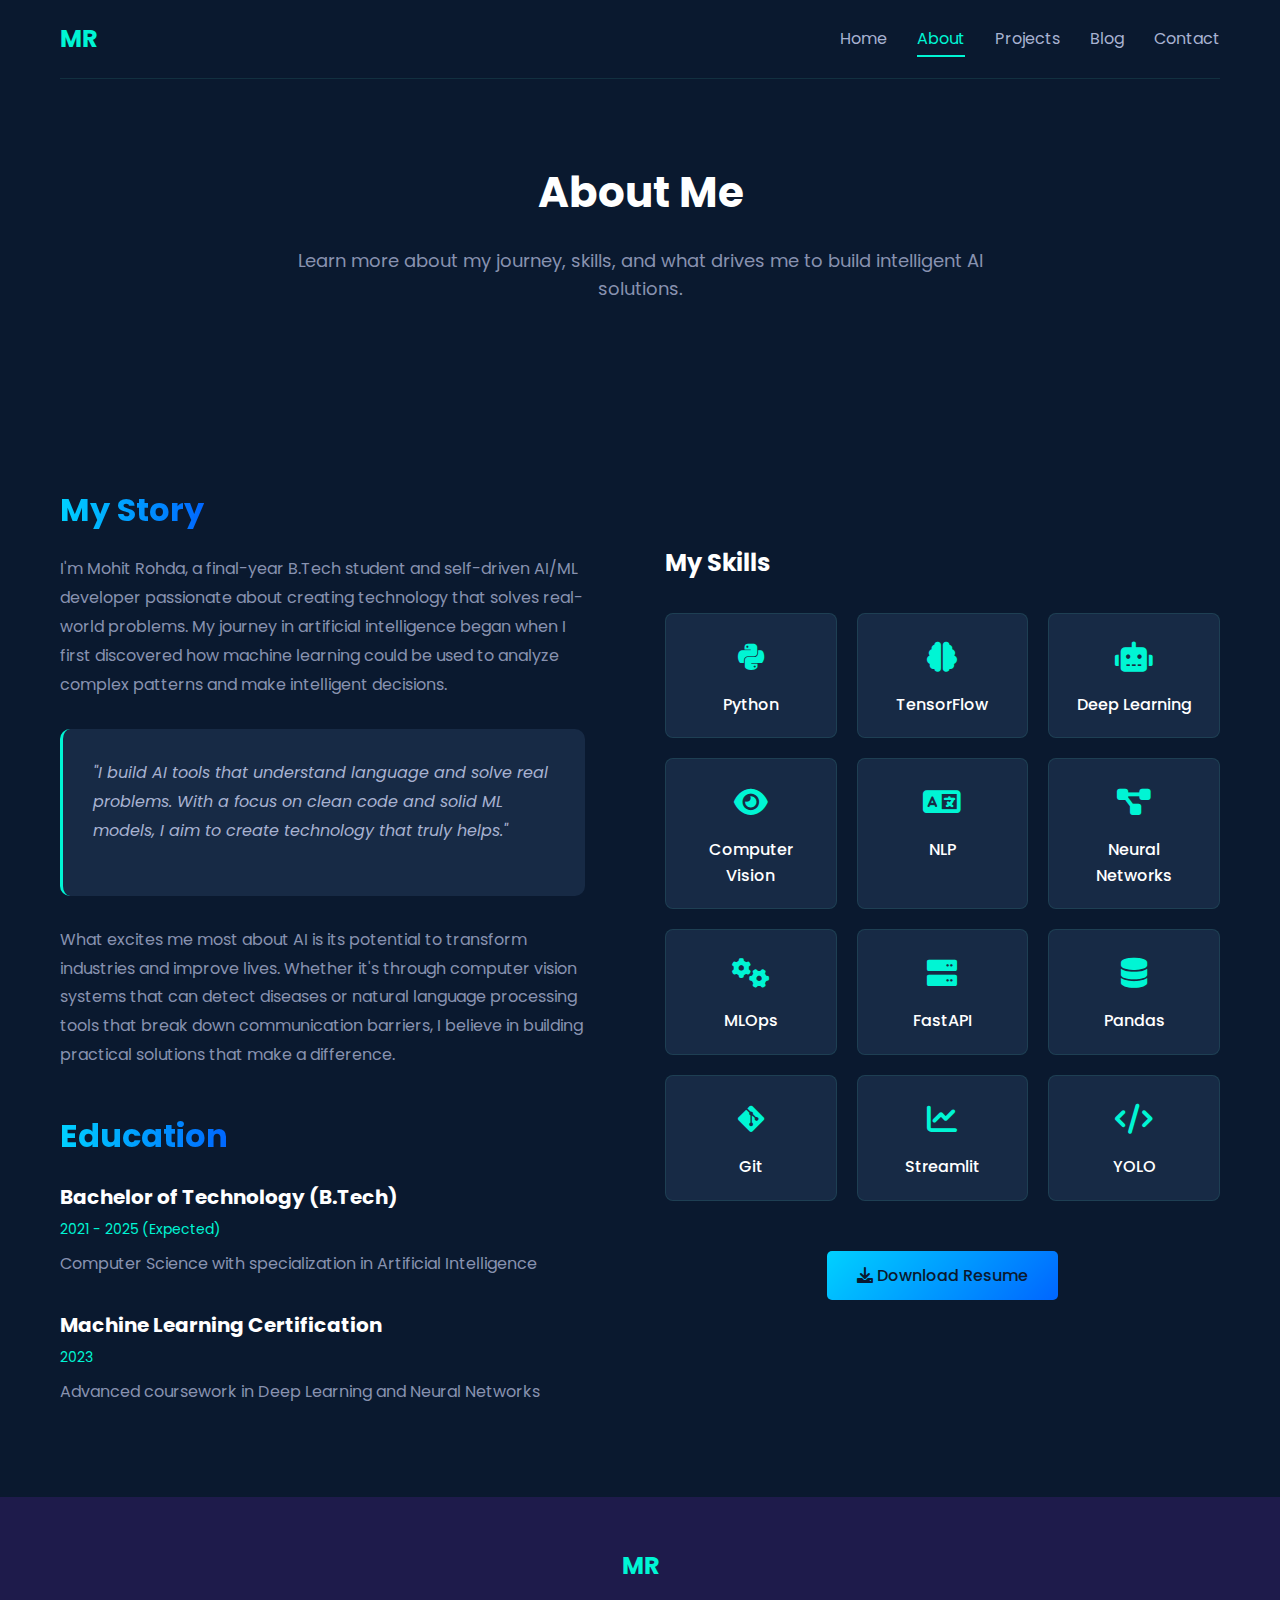
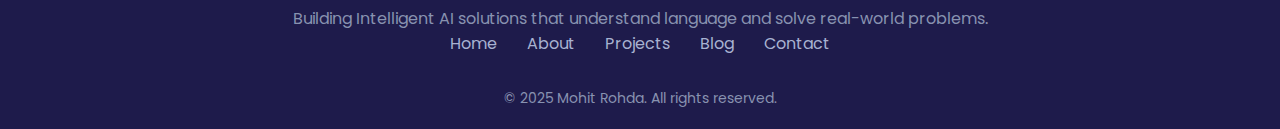
<file: about.html>
<!DOCTYPE html>
<html lang="en">
<head>
    <meta charset="UTF-8">
    <meta name="viewport" content="width=device-width, initial-scale=1.0">
    <title>About | Mohit Rohda</title>
    <link rel="stylesheet" href="styles.css">
    <link href="https://fonts.googleapis.com/css2?family=Poppins:wght@300;400;500;600;700&display=swap" rel="stylesheet">
    <link rel="stylesheet" href="https://cdnjs.cloudflare.com/ajax/libs/font-awesome/6.0.0-beta3/css/all.min.css">   
    <link href="https://fonts.googleapis.com/css2?family=Poppins:wght@300;400;500;600;700&display=swap" rel="stylesheet">
    <link rel="stylesheet" href="https://cdnjs.cloudflare.com/ajax/libs/font-awesome/6.0.0-beta3/css/all.min.css">
    <style>
        /* Reuse the same CSS variables and base styles from homepage */
        :root {
            --dark-navy: #0a192f;
            --navy: #1e1b4b;
            --light-navy: #172a45;
            --lightest-navy: #303C55;
            --cyan: #00d1ff;
            --neon-cyan: #00f5d4;
            --electric-blue: #0066ff;
            --purple: #7e5bef;
            --slate: #8892b0;
            --light-slate: #a8b2d1;
            --lightest-slate: #e6f1ff;
            --white: #ffffff;
        }
        
        /* Reuse navigation and footer styles from homepage */
        
        /* About Page Specific Styles */
        .about-hero {
            padding: 80px 0;
            text-align: center;
        }
        
        .about-hero h1 {
            font-size: 42px;
            font-weight: 700;
            margin-bottom: 20px;
            color: var(--white);
        }
        
        .about-hero p {
            font-size: 18px;
            max-width: 700px;
            margin: 0 auto 40px;
            color: var(--slate);
        }
        
        .about-content {
            display: grid;
            grid-template-columns: 1fr 1fr;
            gap: 50px;
            padding: 60px 0;
        }
        
        .about-text {
            padding-right: 30px;
        }
        
        .about-text h2 {
            font-size: 32px;
            font-weight: 700;
            margin-bottom: 20px;
            color: var(--white);
            background: linear-gradient(90deg, var(--cyan), var(--electric-blue));
            -webkit-background-clip: text;
            background-clip: text;
            color: transparent;
            display: inline-block;
        }
        
        .about-text p {
            margin-bottom: 20px;
            color: var(--slate);
            line-height: 1.8;
        }
        
        .mission-statement {
            background: var(--light-navy);
            padding: 30px;
            border-radius: 10px;
            border-left: 3px solid var(--neon-cyan);
            margin: 30px 0;
        }
        
        .mission-statement p {
            font-style: italic;
            color: var(--light-slate);
        }
        
        .education {
            margin-top: 40px;
        }
        
        .education-item {
            margin-bottom: 30px;
        }
        
        .education-item h3 {
            font-size: 20px;
            color: var(--white);
            margin-bottom: 5px;
        }
        
        .education-item .date {
            color: var(--neon-cyan);
            font-size: 14px;
            margin-bottom: 10px;
        }
        
        .education-item p {
            color: var(--slate);
        }
        
        /* Skills Visualization */
        .skills-section {
            margin-top: 60px;
        }
        
        .skills-grid {
            display: grid;
            grid-template-columns: repeat(auto-fill, minmax(150px, 1fr));
            gap: 20px;
            margin-top: 30px;
        }
        
        .skill-card {
            background: var(--light-navy);
            border-radius: 8px;
            padding: 20px;
            text-align: center;
            transition: transform 0.3s;
            border: 1px solid rgba(100, 255, 218, 0.1);
        }
        
        .skill-card:hover {
            transform: translateY(-5px);
            border-color: var(--neon-cyan);
        }
        
        .skill-icon {
            font-size: 30px;
            color: var(--neon-cyan);
            margin-bottom: 10px;
        }
        
        .skill-name {
            font-weight: 500;
            color: var(--white);
        }
        
        .resume-download {
            text-align: center;
            margin-top: 50px;
        }
        
        @media (max-width: 768px) {
            .about-content {
                grid-template-columns: 1fr;
            }
            
            .about-text {
                padding-right: 0;
            }
            
            .skills-grid {
                grid-template-columns: repeat(auto-fill, minmax(120px, 1fr));
            }
        }
    </style>
</head>
<body>
    <div class="container">
        <!-- Navigation -->
        <nav >
            <a href="index.html" class="logo">MR</a>
            <div class="nav-links">
                <a href="index.html">Home</a>
                <a href="about.html" class="active">About</a>
                <a href="projects.html">Projects</a>
                <a href="blog.html">Blog</a>
                <a href="contact.html">Contact</a>
            </div>
        </nav>
        
        <!-- About Hero -->
        <section class="about-hero">
            <h1>About Me</h1>
            <p>Learn more about my journey, skills, and what drives me to build intelligent AI solutions.</p>
        </section>
        
        <!-- About Content -->
        <section class="about-content">
            <div class="about-text">
                <h2>My Story</h2>
                <p>I'm Mohit Rohda, a final-year B.Tech student and self-driven AI/ML developer passionate about creating technology that solves real-world problems. My journey in artificial intelligence began when I first discovered how machine learning could be used to analyze complex patterns and make intelligent decisions.</p>
                
                <div class="mission-statement">
                    <p>"I build AI tools that understand language and solve real problems. With a focus on clean code and solid ML models, I aim to create technology that truly helps."</p>
                </div>
                
                <p>What excites me most about AI is its potential to transform industries and improve lives. Whether it's through computer vision systems that can detect diseases or natural language processing tools that break down communication barriers, I believe in building practical solutions that make a difference.</p>
                
                <div class="education">
                    <h2>Education</h2>
                    <div class="education-item">
                        <h3>Bachelor of Technology (B.Tech)</h3>
                        <div class="date">2021 - 2025 (Expected)</div>
                        <p>Computer Science with specialization in Artificial Intelligence</p>
                    </div>
                    <div class="education-item">
                        <h3>Machine Learning Certification</h3>
                        <div class="date">2023</div>
                        <p>Advanced coursework in Deep Learning and Neural Networks</p>
                    </div>
                </div>
            </div>
            
            <div class="skills-section">
                <h2>My Skills</h2>
                <div class="skills-grid">
                    <div class="skill-card">
                        <div class="skill-icon"><i class="fab fa-python"></i></div>
                        <div class="skill-name">Python</div>
                    </div>
                    <div class="skill-card">
                        <div class="skill-icon"><i class="fas fa-brain"></i></div>
                        <div class="skill-name">TensorFlow</div>
                    </div>
                    <div class="skill-card">
                        <div class="skill-icon"><i class="fas fa-robot"></i></div>
                        <div class="skill-name">Deep Learning</div>
                    </div>
                    <div class="skill-card">
                        <div class="skill-icon"><i class="fas fa-eye"></i></div>
                        <div class="skill-name">Computer Vision</div>
                    </div>
                    <div class="skill-card">
                        <div class="skill-icon"><i class="fas fa-language"></i></div>
                        <div class="skill-name">NLP</div>
                    </div>
                    <div class="skill-card">
                        <div class="skill-icon"><i class="fas fa-project-diagram"></i></div>
                        <div class="skill-name">Neural Networks</div>
                    </div>
                    <div class="skill-card">
                        <div class="skill-icon"><i class="fas fa-cogs"></i></div>
                        <div class="skill-name">MLOps</div>
                    </div>
                    <div class="skill-card">
                        <div class="skill-icon"><i class="fas fa-server"></i></div>
                        <div class="skill-name">FastAPI</div>
                    </div>
                    <div class="skill-card">
                        <div class="skill-icon"><i class="fas fa-database"></i></div>
                        <div class="skill-name">Pandas</div>
                    </div>
                    <div class="skill-card">
                        <div class="skill-icon"><i class="fab fa-git-alt"></i></div>
                        <div class="skill-name">Git</div>
                    </div>
                    <div class="skill-card">
                        <div class="skill-icon"><i class="fas fa-chart-line"></i></div>
                        <div class="skill-name">Streamlit</div>
                    </div>
                    <div class="skill-card">
                        <div class="skill-icon"><i class="fas fa-code"></i></div>
                        <div class="skill-name">YOLO</div>
                    </div>
                </div>
                
                <div class="resume-download">
                    <a href="https://drive.google.com/file/d/1_xTU8dkatipI11s6pSK4S_R7nuzKvxCO/view?usp=drive_link" target="_blank" class="btn btn-primary" download>
                        <i class="fas fa-download"></i> Download Resume
                    </a>
                </div>
            </div>
        </section>
    </div>
    
    <!-- Footer (reuse from homepage) -->
    <footer>
        <div class="container">
            <a href="index.html" class="footer-logo">MR</a>
            <p>Building Intelligent AI solutions that understand language and solve real-world problems.</p>
            <div class="footer-links">
                <a href="index.html">Home</a>
                <a href="about.html">About</a>
                <a href="projects.html">Projects</a>
                <a href="blog.html">Blog</a>
                <a href="contact.html">Contact</a>
            </div>
            <div class="copyright">
                &copy; 2025 Mohit Rohda. All rights reserved.
            </div>
        </div>
    </footer>
</body>
</html>
</file>
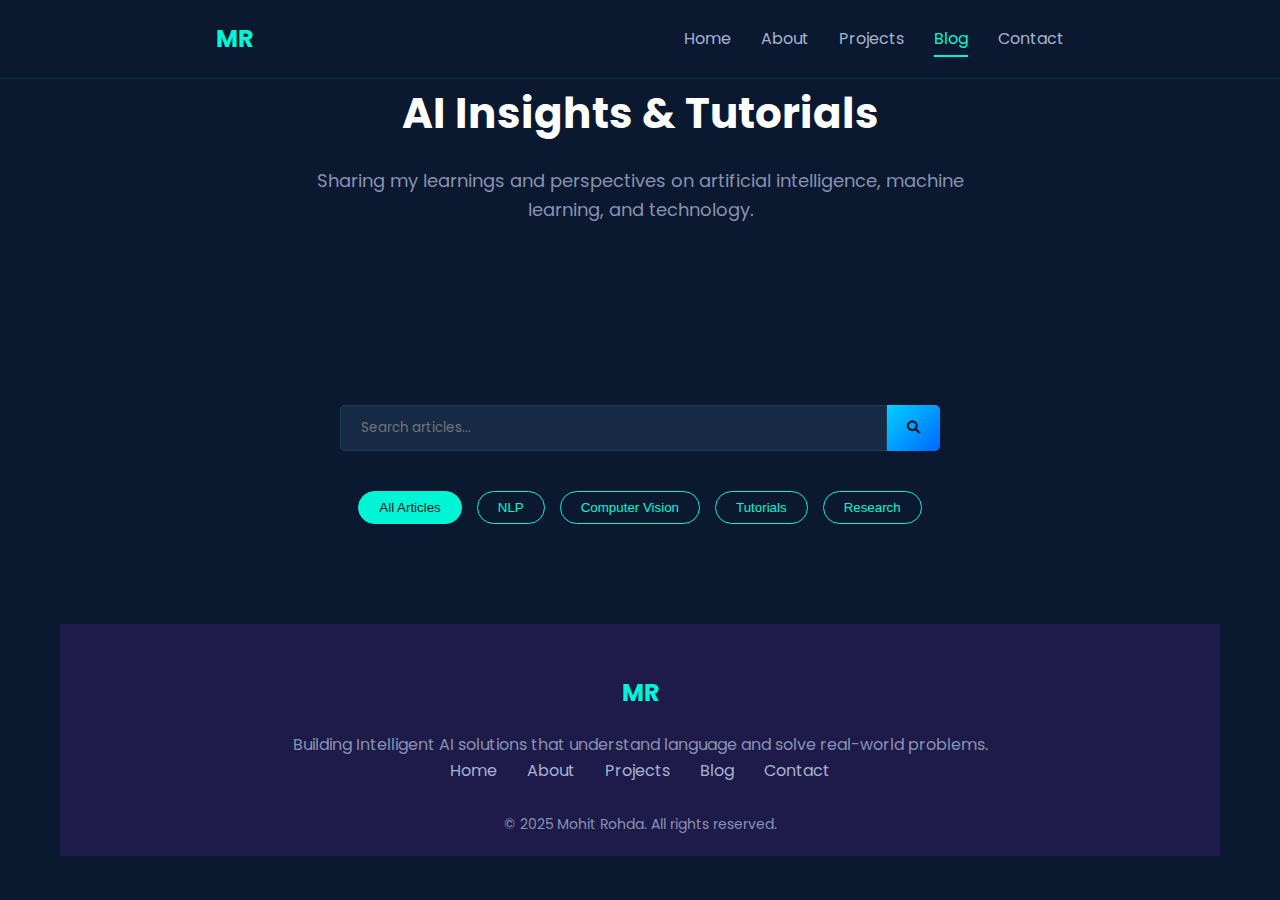
<file: blog.html>
<!DOCTYPE html>
<html lang="en">
<head>
    <meta charset="UTF-8">
    <meta name="viewport" content="width=device-width, initial-scale=1.0">
    <title>Blog | Mohit Rohda</title>
    <link rel="stylesheet" href="styles.css">
    <link href="https://fonts.googleapis.com/css2?family=Poppins:wght@300;400;500;600;700&display=swap" rel="stylesheet">
    <link rel="stylesheet" href="https://cdnjs.cloudflare.com/ajax/libs/font-awesome/6.0.0-beta3/css/all.min.css">   
    <link href="https://fonts.googleapis.com/css2?family=Poppins:wght@300;400;500;600;700&display=swap" rel="stylesheet">
    <link rel="stylesheet" href="https://cdnjs.cloudflare.com/ajax/libs/font-awesome/6.0.0-beta3/css/all.min.css">
    <style>
        /* Reuse base styles and variables */
        
        .blog-hero {
            padding: 80px 0;
            text-align: center;
        }
        
        .blog-hero h1 {
            font-size: 42px;
            font-weight: 700;
            margin-bottom: 20px;
            color: var(--white);
        }
        
        .blog-hero p {
            font-size: 18px;
            max-width: 700px;
            margin: 0 auto 40px;
            color: var(--slate);
        }
        
        .blog-container {
            padding: 60px 0;
        }
        
        .search-bar {
            display: flex;
            margin-bottom: 40px;
            max-width: 600px;
            margin-left: auto;
            margin-right: auto;
        }
        
        .search-input {
            flex: 1;
            padding: 12px 20px;
            background: var(--light-navy);
            border: 1px solid rgba(100, 255, 218, 0.1);
            border-radius: 5px 0 0 5px;
            color: var(--lightest-slate);
            font-family: 'Poppins', sans-serif;
        }
        
        .search-input:focus {
            outline: none;
            border-color: var(--neon-cyan);
        }
        
        .search-btn {
            background: linear-gradient(135deg, var(--cyan), var(--electric-blue));
            color: var(--dark-navy);
            border: none;
            padding: 0 20px;
            border-radius: 0 5px 5px 0;
            cursor: pointer;
        }
        
        .category-filter {
            display: flex;
            justify-content: center;
            gap: 15px;
            margin-bottom: 40px;
            flex-wrap: wrap;
        }
        
        .category-btn {
            padding: 8px 20px;
            border-radius: 20px;
            background: transparent;
            border: 1px solid var(--neon-cyan);
            color: var(--neon-cyan);
            cursor: pointer;
            transition: all 0.3s;
        }
        
        .category-btn:hover, .category-btn.active {
            background: var(--neon-cyan);
            color: var(--dark-navy);
        }
        
        .articles-grid {
            display: grid;
            grid-template-columns: repeat(auto-fill, minmax(350px, 1fr));
            gap: 30px;
        }
        
        .article-card {
            background: var(--light-navy);
            border-radius: 10px;
            overflow: hidden;
            transition: transform 0.3s;
            border: 1px solid rgba(100, 255, 218, 0.1);
        }
        
        .article-card:hover {
            transform: translateY(-10px);
            border-color: var(--neon-cyan);
        }
        
        .article-image {
            height: 200px;
            background: linear-gradient(135deg, var(--purple), var(--electric-blue));
            display: flex;
            align-items: center;
            justify-content: center;
            color: white;
        }
        
        .article-content {
            padding: 25px;
        }
        
        .article-meta {
            display: flex;
            justify-content: space-between;
            margin-bottom: 15px;
            font-size: 14px;
            color: var(--slate);
        }
        
        .article-category {
            background: rgba(0, 245, 212, 0.1);
            color: var(--neon-cyan);
            padding: 3px 10px;
            border-radius: 20px;
            font-size: 12px;
        }
        
        .article-title {
            font-size: 22px;
            font-weight: 600;
            margin-bottom: 15px;
            color: var(--white);
        }
        
        .article-excerpt {
            color: var(--slate);
            margin-bottom: 20px;
            line-height: 1.6;
        }
        
        .read-more {
            color: var(--neon-cyan);
            text-decoration: none;
            font-weight: 500;
            display: inline-flex;
            align-items: center;
            gap: 5px;
            transition: color 0.3s;
        }
        
        .read-more:hover {
            color: var(--cyan);
        }
        
        .pagination {
            display: flex;
            justify-content: center;
            gap: 10px;
            margin-top: 50px;
            text-align: center;
        }
        
        .page-btn {
            width: 40px;
            height: 40px;
            border-radius: 5px;
            background: var(--light-navy);
            border: 1px solid rgba(100, 255, 218, 0.1);
            color: var(--light-slate);
            cursor: pointer;
            transition: all 0.3s;
        }
        
        .page-btn.active, .page-btn:hover {
            background: linear-gradient(135deg, var(--cyan), var(--electric-blue));
            color: var(--dark-navy);
            border-color: transparent;
        }
        
        @media (max-width: 768px) {
            .articles-grid {
                grid-template-columns: 1fr;
            }
        }
    </style>
</head>
<body>
    <div class="container">
        <!-- Navigation -->
        <nav class="navbar1">
            <a href="index.html" class="logo">MR</a>
            <div class="nav-links">
                <a href="index.html">Home</a>
                <a href="about.html">About</a>
                <a href="projects.html">Projects</a>
                <a href="blog.html" class="active">Blog</a>
                <a href="contact.html">Contact</a>
            </div>
        </nav>
        
        <!-- Blog Hero -->
        <section class="blog-hero">
            <h1>AI Insights & Tutorials</h1>
            <p>Sharing my learnings and perspectives on artificial intelligence, machine learning, and technology.</p>
        </section>
        
        <!-- Blog Container -->
        <div class="blog-container">
            <div class="search-bar">
                <input type="text" class="search-input" placeholder="Search articles...">
                <button class="search-btn"><i class="fas fa-search"></i></button>
            </div>
            
            <div class="category-filter">
                <button class="category-btn active" data-category="all">All Articles</button>
                <button class="category-btn" data-category="nlp">NLP</button>
                <button class="category-btn" data-category="cv">Computer Vision</button>
                <button class="category-btn" data-category="tutorial">Tutorials</button>
                <button class="category-btn" data-category="research">Research</button>
            </div>
            
            <div class="articles-grid">

            
                <!-- Article 1 -->
            <!--    <div class="article-card" data-category="nlp,research">
                    <div class="article-image">
                        <h3>Transformers in NLP</h3>
                    </div>
                    <div class="article-content">
                        <div class="article-meta">
                            <span>June 15, 2024</span>
                            <span class="article-category">NLP</span>
                        </div>
                        <h3 class="article-title">Understanding Transformer Architectures in Modern NLP</h3>
                        <p class="article-excerpt">Exploring how transformer models like BERT and GPT have revolutionized natural language processing and what makes them so effective...</p>
                        <a href="#" class="read-more">Read More <i class="fas fa-arrow-right"></i></a>
                    </div>
                </div> -->
                
                <!-- Article 2 -->
             <!--   <div class="article-card" data-category="cv,tutorial">
                    <div class="article-image">
                        <h3>YOLO Implementation</h3>
                    </div>
                    <div class="article-content">
                        <div class="article-meta">
                            <span>May 28, 2024</span>
                            <span class="article-category">Tutorial</span>
                        </div>
                        <h3 class="article-title">Step-by-Step Guide to Implementing YOLOv5 for Object Detection</h3>
                        <p class="article-excerpt">A practical tutorial on setting up YOLOv5 for custom object detection tasks, from dataset preparation to model deployment...</p>
                        <a href="#" class="read-more">Read More <i class="fas fa-arrow-right"></i></a>
                    </div>
                </div>  -->
                
                <!-- Article 3 -->
          <!--      <div class="article-card" data-category="nlp,research">
                    <div class="article-image">
                        <h3>LLM Fine-Tuning</h3>
                    </div>
                    <div class="article-content">
                        <div class="article-meta">
                            <span>April 10, 2024</span>
                            <span class="article-category">Research</span>
                        </div>
                        <h3 class="article-title">Efficient Fine-Tuning Techniques for Large Language Models</h3>
                        <p class="article-excerpt">Comparing different approaches to fine-tuning LLMs with limited computational resources, including LoRA and adapter layers...</p>
                        <a href="#" class="read-more">Read More <i class="fas fa-arrow-right"></i></a>
                    </div>
                </div> -->
                
                <!-- Article 4 -->
            <!--    <div class="article-card" data-category="cv,research">
                    <div class="article-image">
                        <h3>Medical Imaging AI</h3>
                    </div>
                    <div class="article-content">
                        <div class="article-meta">
                            <span>March 22, 2024</span>
                            <span class="article-category">Research</span>
                        </div>
                        <h3 class="article-title">Advances in AI for Medical Image Analysis</h3>
                        <p class="article-excerpt">Reviewing state-of-the-art deep learning approaches for medical imaging tasks and their clinical applications...</p>
                        <a href="#" class="read-more">Read More <i class="fas fa-arrow-right"></i></a>
                    </div>
                </div> -->
                
                <!-- Article 5 -->
            <!--    <div class="article-card" data-category="tutorial">
                    <div class="article-image">
                        <h3>ML Deployment</h3>
                    </div>
                    <div class="article-content">
                        <div class="article-meta">
                            <span>February 15, 2024</span>
                            <span class="article-category">Tutorial</span>
                        </div>
                        <h3 class="article-title">Deploying ML Models with FastAPI and Docker</h3>
                        <p class="article-excerpt">A comprehensive guide to containerizing and deploying machine learning models as scalable web services...</p>
                        <a href="#" class="read-more">Read More <i class="fas fa-arrow-right"></i></a>
                    </div>
                </div> -->
                
                <!-- Article 6 -->
             <!--  <div class="article-card" data-category="nlp,tutorial">
                    <div class="article-image">
                        <h3>Sentiment Analysis</h3>
                    </div>
                    <div class="article-content">
                        <div class="article-meta">
                            <span>January 30, 2024</span>
                            <span class="article-category">Tutorial</span>
                        </div>
                        <h3 class="article-title">Building a Real-time Sentiment Analysis Pipeline</h3>
                        <p class="article-excerpt">Creating an end-to-end system for analyzing sentiment in social media posts using transformer models and streaming data...</p>
                        <a href="#" class="read-more">Read More <i class="fas fa-arrow-right"></i></a>
                    </div>
                </div>
            </div>  --> 
            
        <!--    <div class="pagination">
                <button class="page-btn"><i class="fas fa-chevron-left"></i></button>
               <button class="page-btn active">1</button> 
               <button class="page-btn">2</button> 
               <button class="page-btn">3</button> 
                <button class="page-btn"><i class="fas fa-chevron-right"></i></button>
            </div> -->
        </div>
    </div>
    
    <!-- Footer -->
    <footer>
        <div class="container">
            <a href="index.html" class="footer-logo">MR</a>
            <p>Building Intelligent AI solutions that understand language and solve real-world problems.</p>
            <div class="footer-links">
                <a href="index.html">Home</a>
                <a href="about.html">About</a>
                <a href="projects.html">Projects</a>
                <a href="blog.html">Blog</a>
                <a href="contact.html">Contact</a>
            </div>
            <div class="copyright">
                &copy; 2025 Mohit Rohda. All rights reserved.
            </div>
        </div>
    </footer>

    <script>
        // Category filter functionality
        document.querySelectorAll('.category-btn').forEach(btn => {
            btn.addEventListener('click', function() {
                // Remove active class from all buttons
                document.querySelectorAll('.category-btn').forEach(b => b.classList.remove('active'));
                // Add active class to clicked button
                this.classList.add('active');
                
                const category = this.getAttribute('data-category');
                const articles = document.querySelectorAll('.article-card');
                
                articles.forEach(article => {
                    if (category === 'all') {
                        article.style.display = 'block';
                    } else {
                        const categories = article.getAttribute('data-category').split(',');
                        if (categories.includes(category)) {
                            article.style.display = 'block';
                        } else {
                            article.style.display = 'none';
                        }
                    }
                });
            });
        });
        
        // Search functionality
        const searchInput = document.querySelector('.search-input');
        searchInput.addEventListener('keyup', function(e) {
            const searchTerm = e.target.value.toLowerCase();
            const articles = document.querySelectorAll('.article-card');
            
            articles.forEach(article => {
                const title = article.querySelector('.article-title').textContent.toLowerCase();
                const excerpt = article.querySelector('.article-excerpt').textContent.toLowerCase();
                
                if (title.includes(searchTerm) || excerpt.includes(searchTerm)) {
                    article.style.display = 'block';
                } else {
                    article.style.display = 'none';
                }
            });
        });
    </script>
</body>
</html>
</file>
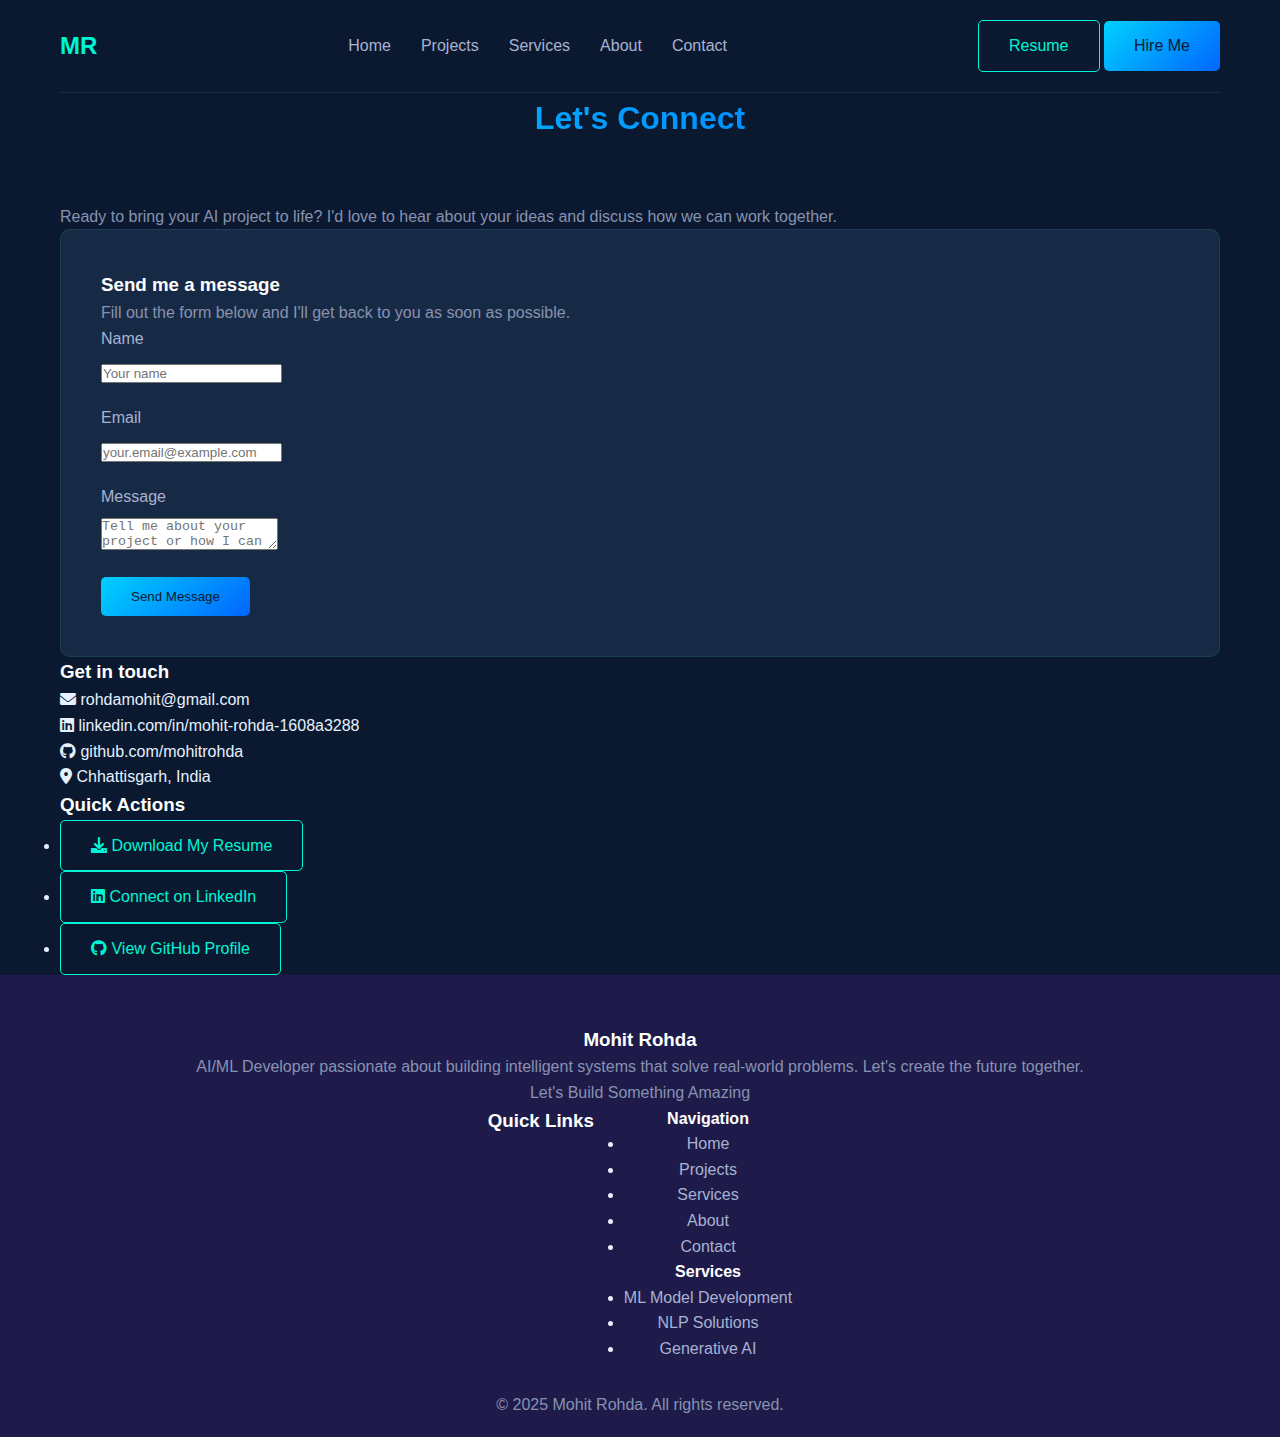
<file: contact.html>
<!DOCTYPE html>
<html lang="en">
<head>
    <meta charset="UTF-8">
    <meta name="viewport" content="width=device-width, initial-scale=1.0">
    <title>Mohit Rohda - AI/ML Developer</title>
    <link rel="stylesheet" href="styles.css">
    <link rel="stylesheet" href="https://cdnjs.cloudflare.com/ajax/libs/font-awesome/6.0.0-beta3/css/all.min.css">
</head>
<body>
    <!-- Header -->
    <header>
        <div class="container">
            <nav>
                <div class="logo">MR</div>
                <div class="nav-links">
                    <a href="index.html">Home</a>
                    <a href="projects.html">Projects</a>
                    <a href="services.html">Services</a>
                    <a href="about.html">About</a>
                    <a href="contact.html">Contact</a>
                </div>
                <div class="nav-buttons">
                    <a href="https://drive.google.com/file/d/1_xTU8dkatipI11s6pSK4S_R7nuzKvxCO/view?usp=drive_link" class="btn btn-outline">Resume</a>
                    <a href="contact.html" class="btn btn-primary">Hire Me</a>
                </div>
            </nav>
        </div>
    </header>
<!-- Contact Section -->
    <section id="contact" class="section contact-section">
        <div class="container">
            <h2 class="section-title">Let's Connect</h2>
            <p class="section-subtitle">
                Ready to bring your AI project to life? I'd love to hear about your ideas and discuss how we can work together.
            </p>
            
            <div class="contact-content">
                <div class="contact-form">
                    <h3>Send me a message</h3>
                    <p>Fill out the form below and I'll get back to you as soon as possible.</p>
                    
                    <form>
                        <div class="form-group">
                            <label for="name">Name</label>
                            <input type="text" id="name" placeholder="Your name">
                        </div>
                        
                        <div class="form-group">
                            <label for="email">Email</label>
                            <input type="email" id="email" placeholder="your.email@example.com">
                        </div>
                        
                        <div class="form-group">
                            <label for="message">Message</label>
                            <textarea id="message" placeholder="Tell me about your project or how I can help you..."></textarea>
                        </div>
                        
                        <button type="submit" class="btn btn-primary">Send Message</button>
                    </form>
                </div>
                
                <div class="contact-info">
                    <h3>Get in touch</h3>
                    
                    <div class="contact-details">
                        <div class="contact-item">
                            <i class="fas fa-envelope"></i>
                            <span>rohdamohit@gmail.com</span>
                        </div>
                        
                        <div class="contact-item">
                            <i class="fab fa-linkedin"></i>
                            <span>linkedin.com/in/mohit-rohda-1608a3288</span>
                        </div>
                        
                        <div class="contact-item">
                            <i class="fab fa-github"></i>
                            <span>github.com/mohitrohda</span>
                        </div>
                        
                        <div class="contact-item">
                            <i class="fas fa-map-marker-alt"></i>
                            <span>Chhattisgarh, India</span>
                        </div>
                    </div>
                    
                    <div class="quick-actions">
                        <h3>Quick Actions</h3>
                        <ul>
                            <li><a href="#" class="btn btn-outline"><i class="fas fa-download"></i> Download My Resume</a></li>
                            <li><a href="#" class="btn btn-outline"><i class="fab fa-linkedin"></i> Connect on LinkedIn</a></li>
                            <li><a href="#" class="btn btn-outline"><i class="fab fa-github"></i> View GitHub Profile</a></li>
                        </ul>
                    </div>
                </div>
            </div>
        </div>
    </section>

    <!-- Footer -->
    <footer>
        <div class="container">
            <div class="footer-content">
                <div class="footer-about">
                    <h3>Mohit Rohda</h3>
                    <p>AI/ML Developer passionate about building intelligent systems that solve real-world problems. Let's create the future together.</p>
                    <p class="footer-quote">Let's Build Something Amazing</p>
                </div>
                
                <div class="footer-links">
                    <h3>Quick Links</h3>
                    <div class="links-grid">
                        <div class="links-column">
                            <h4>Navigation</h4>
                            <ul>
                                <li><a href="index.html">Home</a></li>
                                <li><a href="projects.html">Projects</a></li>
                                <li><a href="services.html">Services</a></li>
                                <li><a href="about.html">About</a></li>
                                <li><a href="contact.html">Contact</a></li>
                            </ul>
                        </div>
                        <div class="links-column">
                            <h4>Services</h4>
                            <ul>
                                <li><a href="services.html">ML Model Development</a></li>
                                <li><a href="services.html">NLP Solutions</a></li>
                                <li><a href="services.html">Generative AI</a></li>
                            </ul>
                        </div>
                    </div>
                </div>
            </div>
            
            <div class="footer-bottom">
                <p>© 2025 Mohit Rohda. All rights reserved.</p>
            </div>
        </div>
    </footer>

    <script>
        // Smooth scrolling for anchor links
        document.querySelectorAll('a[href^="#"]').forEach(anchor => {
            anchor.addEventListener('click', function (e) {
                e.preventDefault();
                
                const targetId = this.getAttribute('href');
                const targetElement = document.querySelector(targetId);
                
                if (targetElement) {
                    window.scrollTo({
                        top: targetElement.offsetTop - 80,
                        behavior: 'smooth'
                    });
                }
            });
        });
    </script>
</body>
</html>
</file>
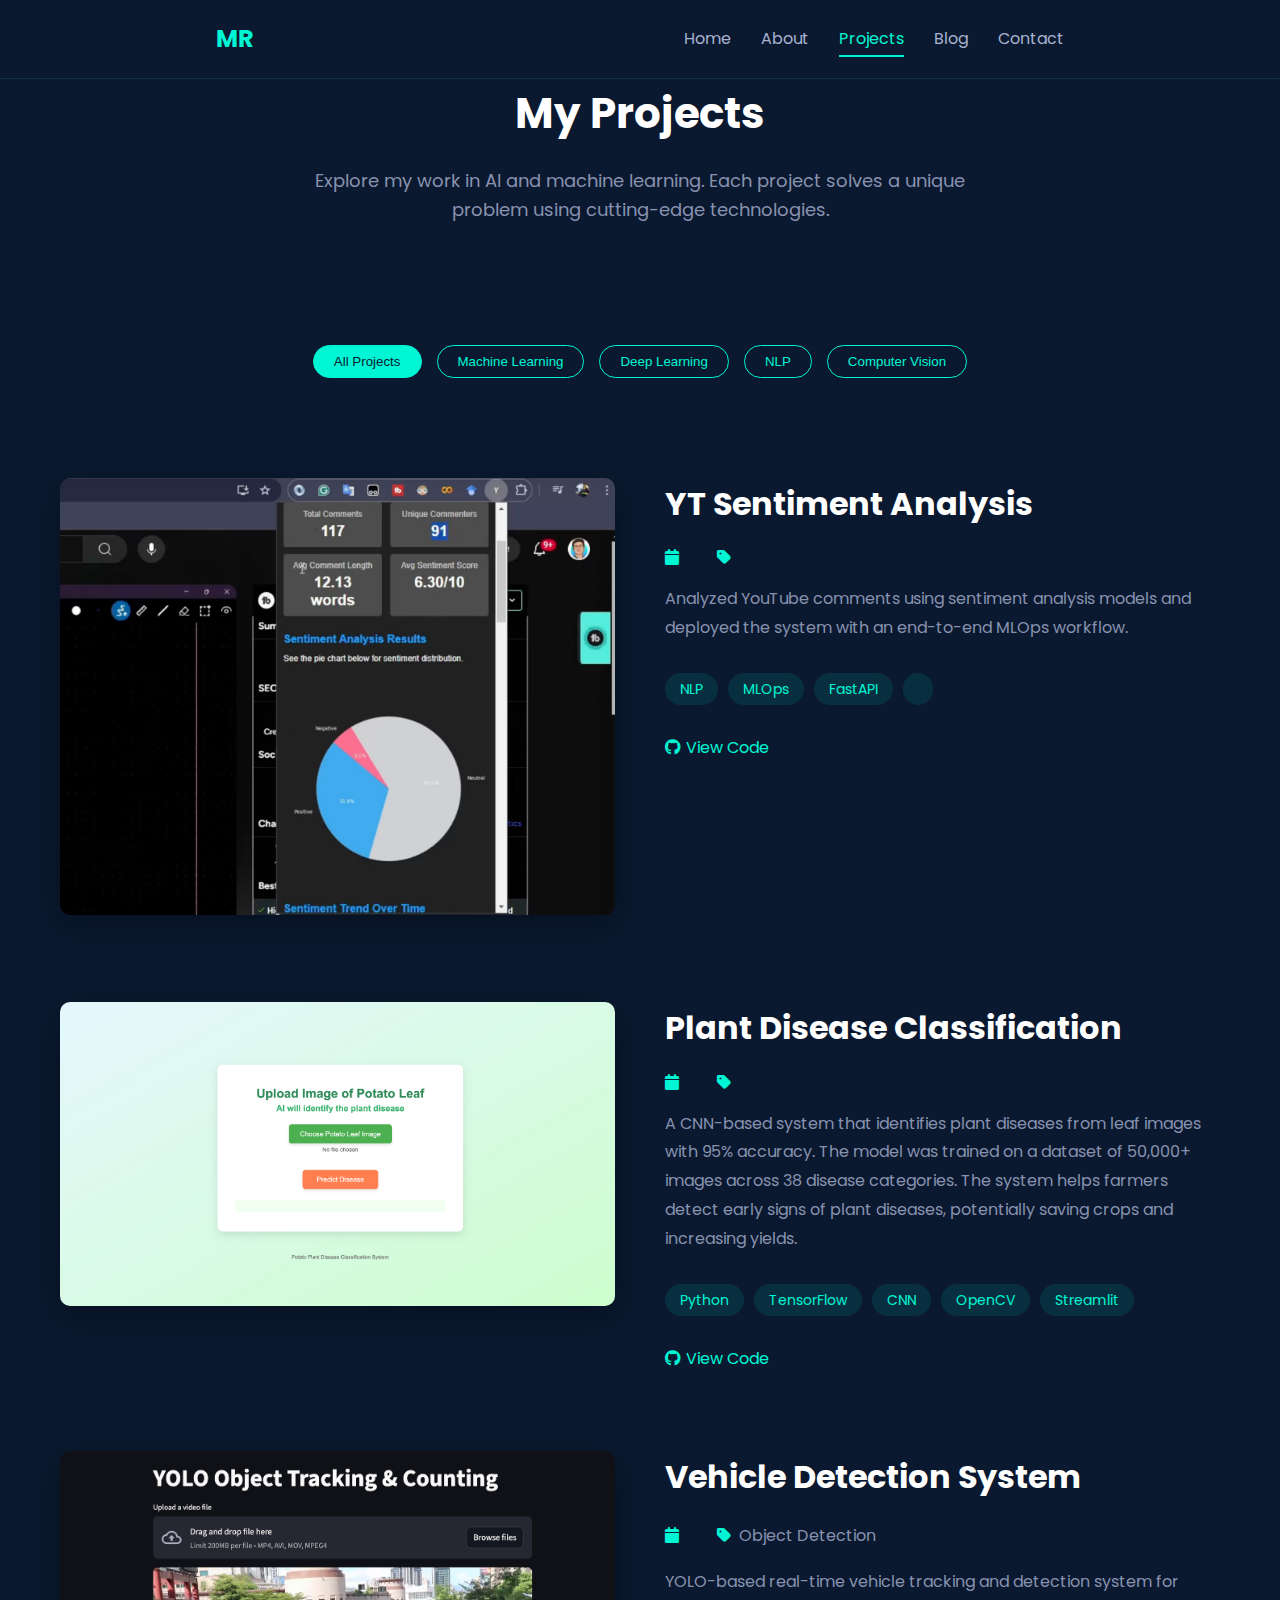
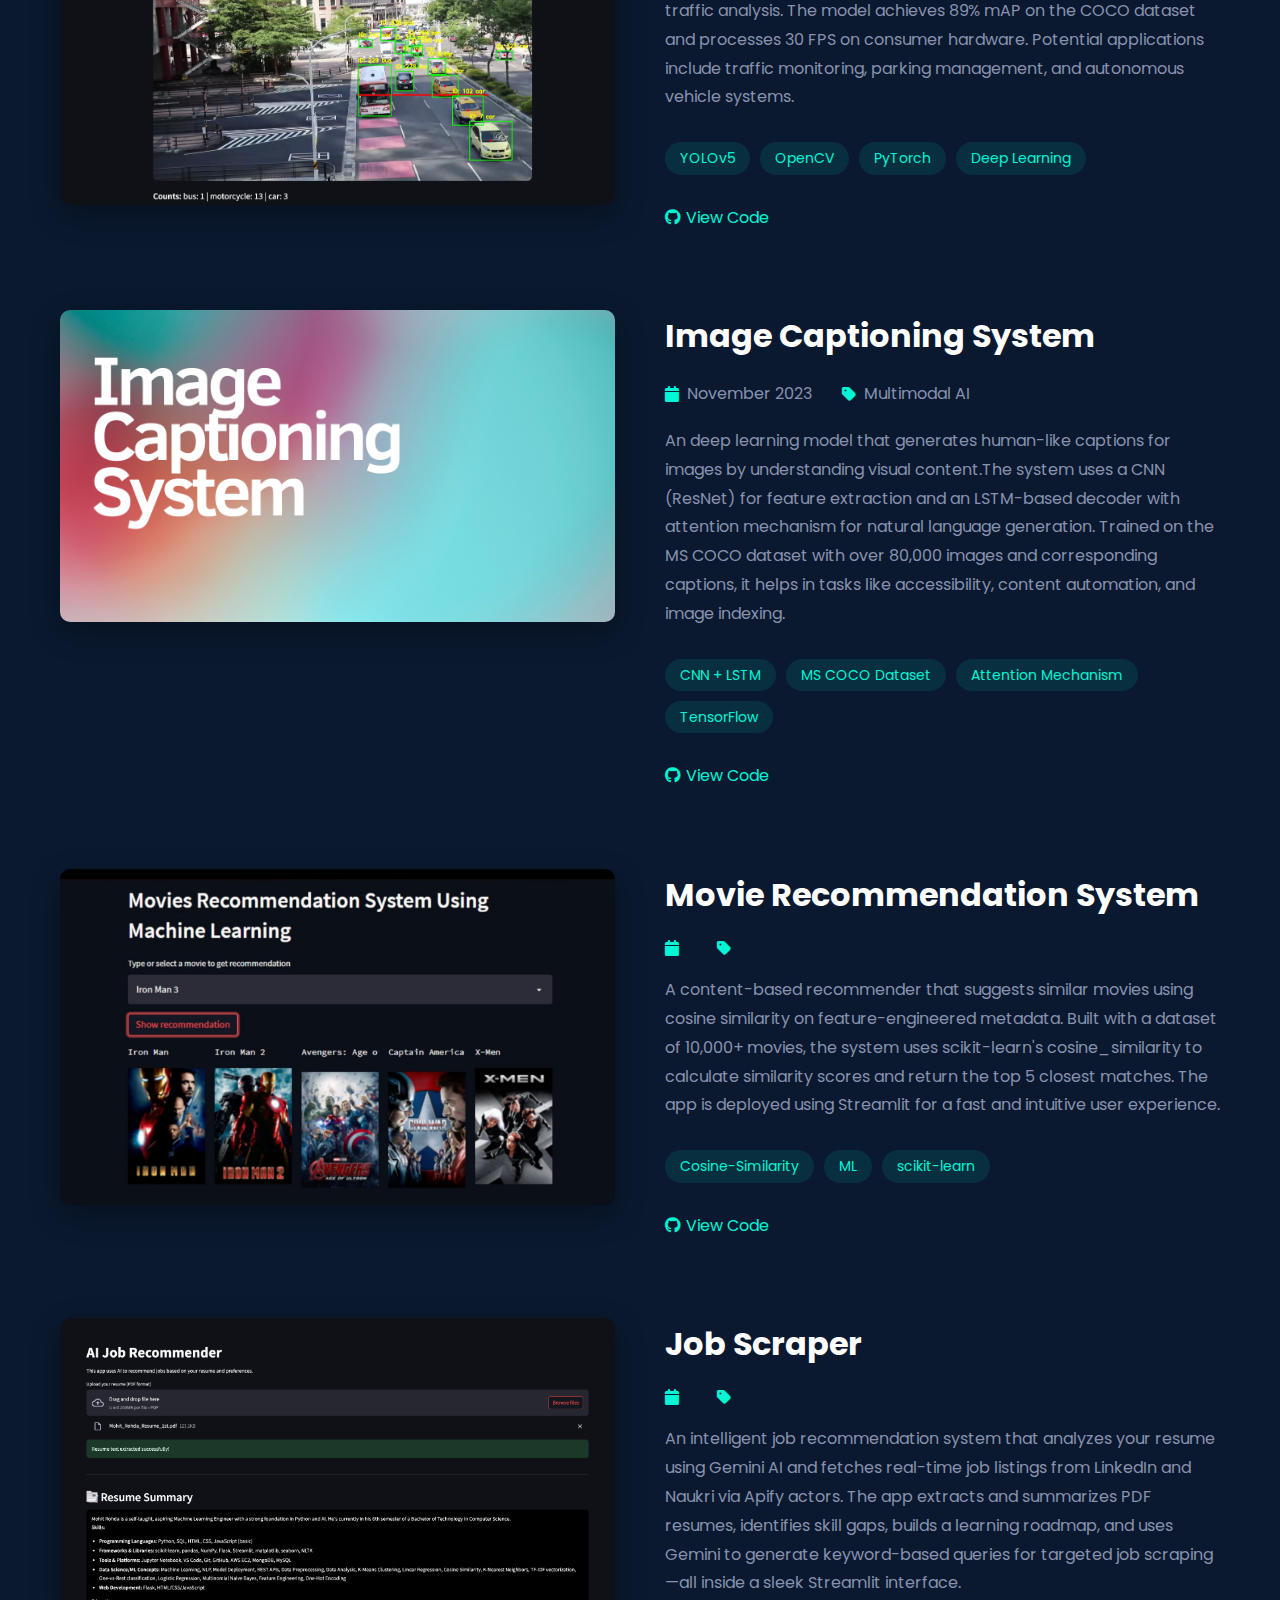
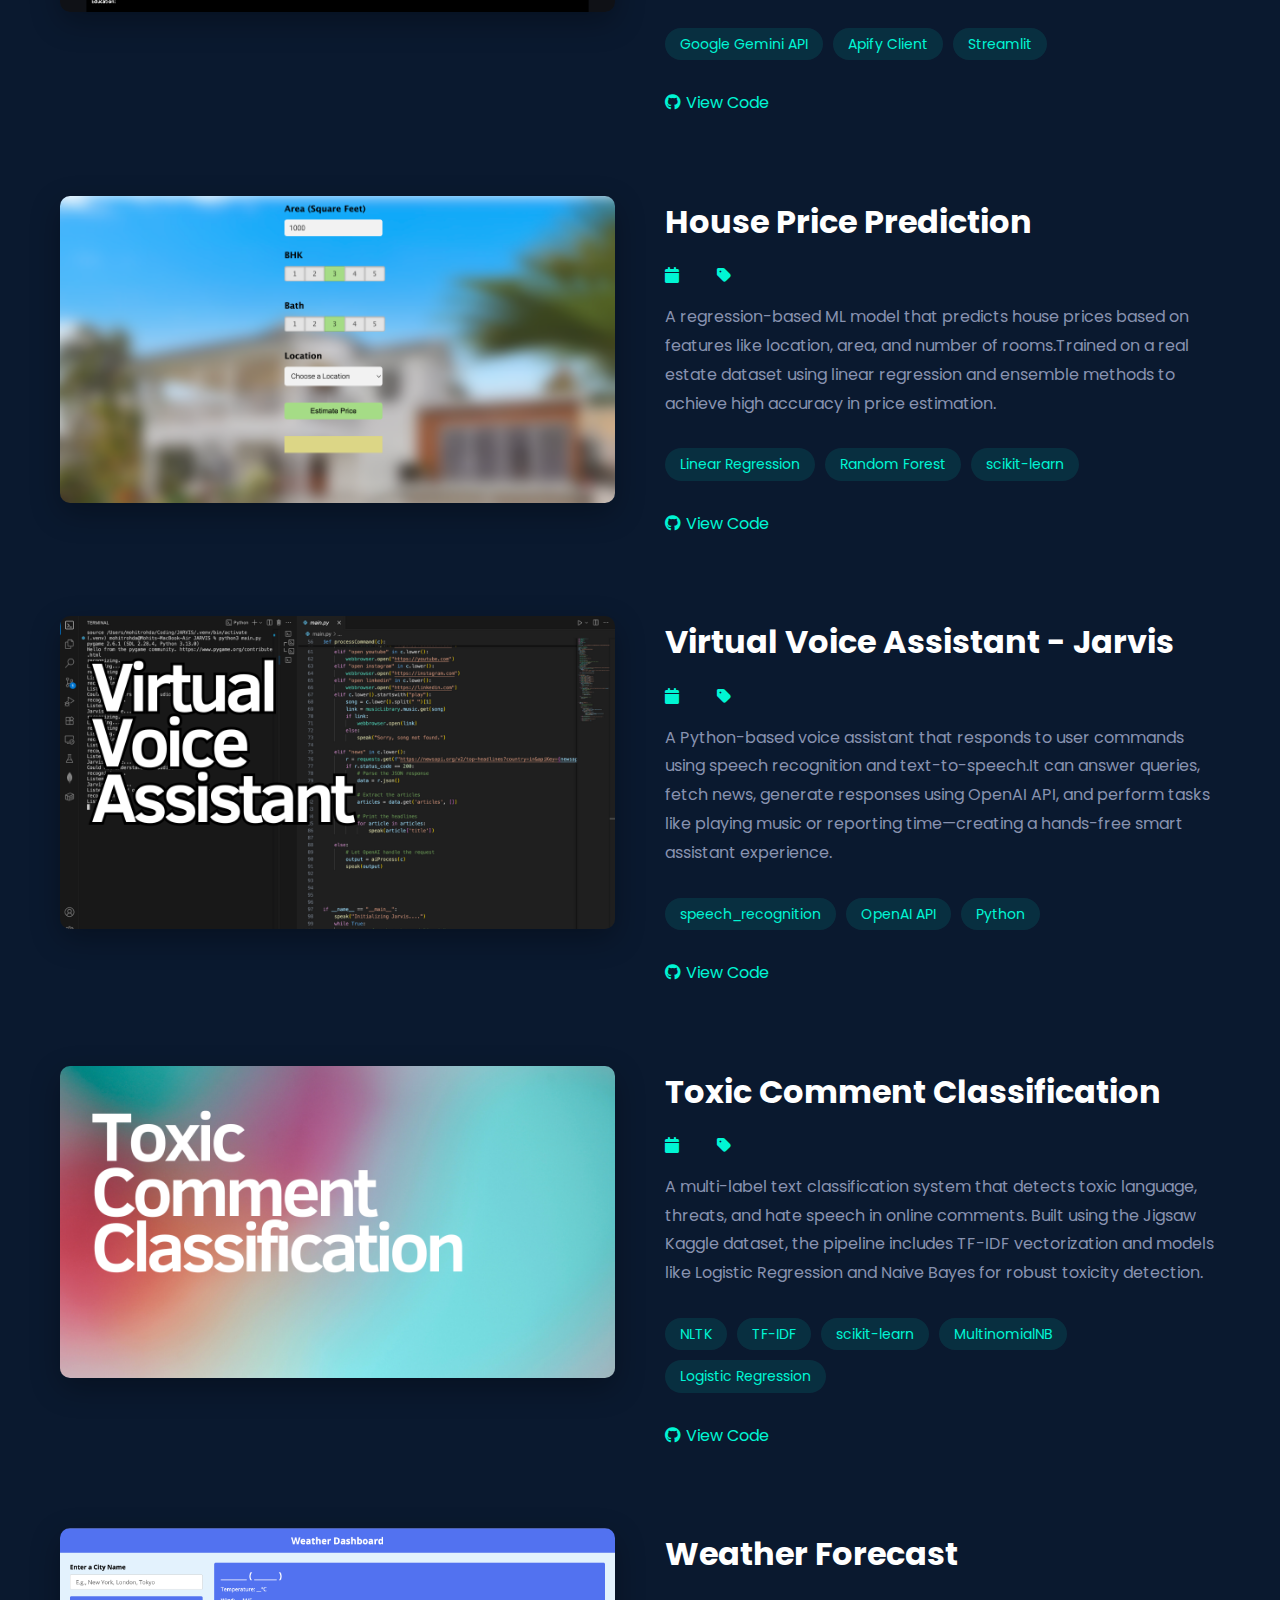
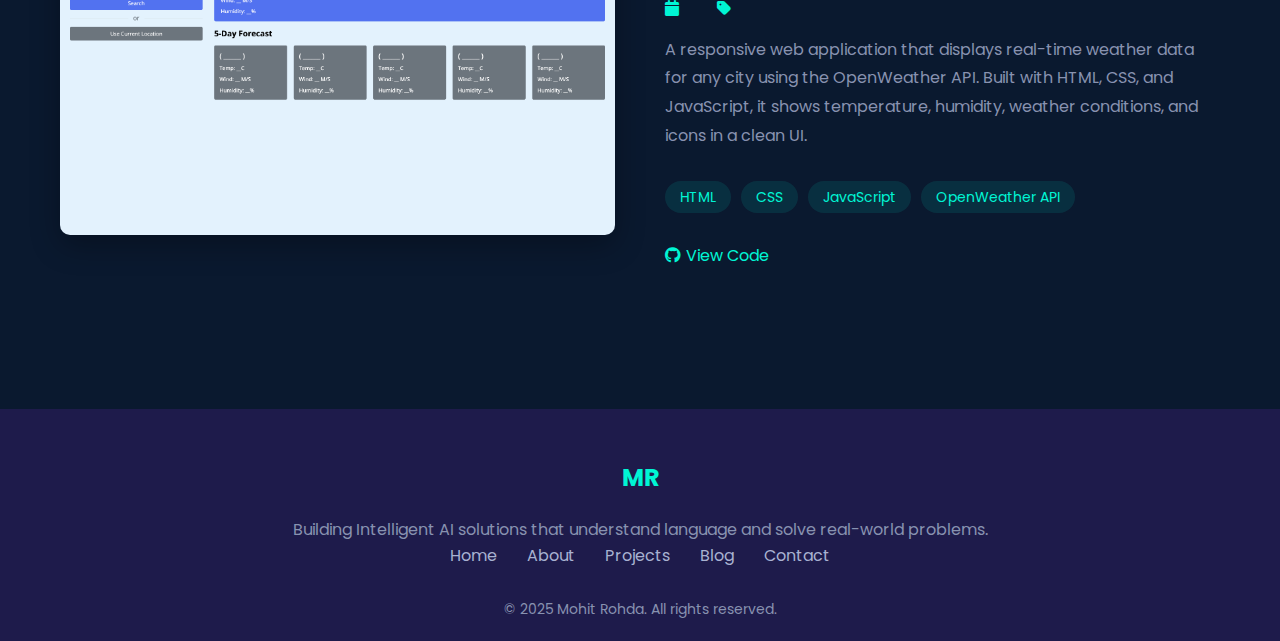
<file: projects.html>
<!DOCTYPE html>
<html lang="en">
<head>
    <meta charset="UTF-8">
    <meta name="viewport" content="width=device-width, initial-scale=1.0">
    <title>Projects | Mohit Rohda</title>
    <link rel="stylesheet" href="styles.css">
    <link href="https://fonts.googleapis.com/css2?family=Poppins:wght@300;400;500;600;700&display=swap" rel="stylesheet">
    <link rel="stylesheet" href="https://cdnjs.cloudflare.com/ajax/libs/font-awesome/6.0.0-beta3/css/all.min.css">   
    <link href="https://fonts.googleapis.com/css2?family=Poppins:wght@300;400;500;600;700&display=swap" rel="stylesheet">
    <link rel="stylesheet" href="https://cdnjs.cloudflare.com/ajax/libs/font-awesome/6.0.0-beta3/css/all.min.css">
    <link rel="icon" href="media/LOGO.png" type="image/png">
    <style>
        /* Reuse base styles and variables */
        
        .projects-hero {
            padding: 80px 0;
            text-align: center;
        }
        
        .projects-hero h1 {
            font-size: 42px;
            font-weight: 700;
            margin-bottom: 20px;
            color: var(--white);
        }
        
        .projects-hero p {
            font-size: 18px;
            max-width: 700px;
            margin: 0 auto 40px;
            color: var(--slate);
        }
        
        .filter-controls {
            display: flex;
            justify-content: center;
            gap: 15px;
            margin-bottom: 40px;
            flex-wrap: wrap;
        }
        
        .filter-btn {
            padding: 8px 20px;
            border-radius: 20px;
            background: transparent;
            border: 1px solid var(--neon-cyan);
            color: var(--neon-cyan);
            cursor: pointer;
            transition: all 0.3s;
        }
        
        .filter-btn:hover, .filter-btn.active {
            background: var(--neon-cyan);
            color: var(--dark-navy);
        }
        
        .projects-container {
            padding: 60px 0;
        }
        
        .project-detail {
            display: grid;
            grid-template-columns: 1fr 1fr;
            gap: 50px;
            margin-bottom: 80px;
        }
        
        .project-images {
            position: relative;
        }
        
        .main-image {
            width: 100%;
            border-radius: 10px;
            box-shadow: 0 10px 30px rgba(0, 0, 0, 0.3);
        }
        
        .project-info h2 {
            font-size: 32px;
            font-weight: 700;
            margin-bottom: 20px;
            color: var(--white);
        }
        
        .project-meta {
            display: flex;
            gap: 30px;
            margin-bottom: 20px;
        }
        
        .meta-item {
            display: flex;
            align-items: center;
            gap: 8px;
            color: var(--slate);
        }
        
        .meta-item i {
            color: var(--neon-cyan);
        }
        
        .project-description {
            margin-bottom: 30px;
            color: var(--slate);
            line-height: 1.8;
        }
        
        .project-tech {
            display: flex;
            flex-wrap: wrap;
            gap: 10px;
            margin-bottom: 30px;
        }
        
        .tech-tag {
            background: rgba(0, 245, 212, 0.1);
            color: var(--neon-cyan);
            padding: 5px 15px;
            border-radius: 20px;
            font-size: 14px;
        }
        
        .project-links a {
            margin-right: 15px;
            text-decoration: none;
            color: var(--neon-cyan);
            transition: color 0.3s;
        }
        
        .project-links a:hover {
            color: var(--cyan);
        }
        
        .project-links a i {
            margin-right: 5px;
        }
        
        @media (max-width: 768px) {
            .project-detail {
                grid-template-columns: 1fr;
            }
            
            .project-images {
                margin-bottom: 30px;
            }
        }
    </style>
</head>
<body>
    <div class="container">
        <!-- Navigation -->
        <nav class="navbar1">
            <a href="index.html" class="logo">MR</a>

            <div class="mobile-menu-btn" id="mobileMenuBtn">
                 <i class="fas fa-bars"></i>
            </div>

            <div class="nav-links" id="navLinks">
                <a href="index.html">Home</a>
                <a href="about.html">About</a>
                <a href="projects.html" class="active">Projects</a>
                <a href="blog.html">Blog</a>
                <a href="contact.html">Contact</a>
            </div>
        </nav>
        
        <!-- Projects Hero -->
        <section class="projects-hero">
            <h1>My Projects</h1>
            <p>Explore my work in AI and machine learning. Each project solves a unique problem using cutting-edge technologies.</p>
        </section>
        
        <!-- Filter Controls -->
        <div class="filter-controls">
            <button class="filter-btn active" data-filter="all">All Projects</button>
            
            
            <button class="filter-btn" data-filter="ml">Machine Learning</button>
            <button class="filter-btn" data-filter="dl">Deep Learning</button>
            <button class="filter-btn" data-filter="nlp">NLP</button>
            <button class="filter-btn" data-filter="cv">Computer Vision</button>
        </div>
        
        <!-- Projects Container -->
        <div class="projects-container">

            <!-- Project 1 -->
            <div class="project-detail" data-category="cv,dl">
                <div class="project-images">
                    <img src="media/YT-Sentimental copy.png" alt="YT Sentiment Analysis" class="main-image">
                </div>
                <div class="project-info">
                    <h2>YT Sentiment Analysis</h2>
                    <div class="project-meta">
                        <div class="meta-item">
                            <i class="fas fa-calendar"></i>
                            <span></span>
                        </div>
                        <div class="meta-item">
                            <i class="fas fa-tag"></i>
                            <span></span>
                        </div>
                    </div>
                    <p class="project-description">
                        Analyzed YouTube comments using sentiment analysis models and deployed the system with an end-to-end MLOps workflow.
                    </p>
                    <div class="project-tech">
                        <span class="tech-tag">NLP</span>
                        <span class="tech-tag">MLOps</span>
                        <span class="tech-tag">FastAPI</span>
                        <span class="tech-tag"></span>
                       <!-- <span class="tech-tag"></span> -->
                    </div>
                    <div class="project-links">
                        <a href="https://github.com/mohitrohda/YT_Comment_Sentimental_Analysis-ongoing-" target="_blank"><i class="fab fa-github"></i>View Code</a>
                        <!-- <a href="#"><i class="fas fa-external-link-alt"></i>Live Demo</a> -->
                    </div>
                </div>
            </div>


            <!-- Project 1 -->
            <div class="project-detail" data-category="cv,dl">
                <div class="project-images">
                    <img src="media/Plant.png" alt="Plant Disease Classification" class="main-image">
                </div>
                <div class="project-info">
                    <h2>Plant Disease Classification</h2>
                    <div class="project-meta">
                        <div class="meta-item">
                            <i class="fas fa-calendar"></i>
                            <span></span>
                        </div>
                        <div class="meta-item">
                            <i class="fas fa-tag"></i>
                            <span></span>
                        </div>
                    </div>
                    <p class="project-description">
                        A CNN-based system that identifies plant diseases from leaf images with 95% accuracy. The model was trained on a dataset of 50,000+ images across 38 disease categories. The system helps farmers detect early signs of plant diseases, potentially saving crops and increasing yields.
                    </p>
                    <div class="project-tech">
                        <span class="tech-tag">Python</span>
                        <span class="tech-tag">TensorFlow</span>
                        <span class="tech-tag">CNN</span>
                        <span class="tech-tag">OpenCV</span>
                        <span class="tech-tag">Streamlit</span>
                    </div>
                    <div class="project-links">
                        <a href="https://github.com/mohitrohda/Potato_Disease_Classification" target="_blank"><i class="fab fa-github"></i>View Code</a>
                        <!-- <a href="#"><i class="fas fa-external-link-alt"></i>Live Demo</a> -->
                    </div>
                </div>
            </div>
            
            <!-- Project 2 -->
            <div class="project-detail" data-category="cv,dl">
                <div class="project-images">
                    <img src="media/vehicle.png" alt="Vehicle Detection System" class="main-image">
                </div>
                <div class="project-info">
                    <h2>Vehicle Detection System</h2>
                    <div class="project-meta">
                        <div class="meta-item">
                            <i class="fas fa-calendar"></i>
                            <span></span>
                        </div>
                        <div class="meta-item">
                            <i class="fas fa-tag"></i>
                            <span>Object Detection</span>
                        </div>
                    </div>
                    <p class="project-description">
                        YOLO-based real-time vehicle tracking and detection system for traffic analysis. The model achieves 89% mAP on the COCO dataset and processes 30 FPS on consumer hardware. Potential applications include traffic monitoring, parking management, and autonomous vehicle systems.
                    </p>
                    <div class="project-tech">
                        <span class="tech-tag">YOLOv5</span>
                        <span class="tech-tag">OpenCV</span>
                        <span class="tech-tag">PyTorch</span>
                        <span class="tech-tag">Deep Learning</span>
                    </div>
                    <div class="project-links">
                        <a href="https://github.com/mohitrohda/Vehicle_Tracking-and-counting" target="_blank"><i class="fab fa-github"></i>View Code</a>
                        
                    </div>
                </div>
            </div>
            
            <!-- Project 3 -->
            <div class="project-detail" data-category="nlp,dl">
                <div class="project-images">
                    <img src="media/ImgCaption.png" alt="Image Captioning System" class="main-image">
                </div>
                <div class="project-info">
                    <h2>Image Captioning System</h2>
                    <div class="project-meta">
                        <div class="meta-item">
                            <i class="fas fa-calendar"></i>
                            <span>November 2023</span>
                        </div>
                        <div class="meta-item">
                            <i class="fas fa-tag"></i>
                            <span>Multimodal AI</span>
                        </div>
                    </div>
                    <p class="project-description">
                        An deep learning model that generates human-like captions for images by understanding visual content.The system uses a CNN (ResNet) for feature extraction and an LSTM-based decoder with attention mechanism for natural language generation. Trained on the MS COCO dataset with over 80,000 images and corresponding captions, it helps in tasks like accessibility, content automation, and image indexing.
                    </p>
                    <div class="project-tech">
                        
                        <span class="tech-tag">CNN + LSTM</span>
                        <span class="tech-tag">MS COCO Dataset</span>
                        <span class="tech-tag">Attention Mechanism</span>
                        <span class="tech-tag">TensorFlow</span>
                    </div>
                    <div class="project-links">
                        <a href="https://github.com/mohitrohda?tab=repositories"><i class="fab fa-github"></i>View Code</a>
                      <!-- <a href="#"><i class="fas fa-file-alt"></i>Research Paper</a> -->
                    </div>
                </div>
            </div>

            <!-- Project 4 -->
            <div class="project-detail" data-category="ml">
                <div class="project-images">
                    <img src="media/Movie.png" alt="Image Captioning System" class="main-image">
                </div>
                <div class="project-info">
                    <h2>Movie Recommendation System</h2>
                    <div class="project-meta">
                        <div class="meta-item">
                            <i class="fas fa-calendar"></i>
                            <span></span>
                        </div>
                        <div class="meta-item">
                            <i class="fas fa-tag"></i>
                            <span></span>
                        </div>
                    </div>
                    <p class="project-description">
                        A content-based recommender that suggests similar movies using cosine similarity on feature-engineered metadata. Built with a dataset of 10,000+ movies, the system uses scikit-learn's cosine_similarity to calculate similarity scores and return the top 5 closest matches. The app is deployed using Streamlit for a fast and intuitive user experience.
                    </p>
                    <div class="project-tech">
                        <span class="tech-tag">Cosine-Similarity</span>
                        <span class="tech-tag">ML</span>
                        <span class="tech-tag">scikit-learn</span>
                        
                        <!-- <span class="tech-tag">TensorFlow</span> -->
                    </div>
                    <div class="project-links">
                        <a href="https://github.com/mohitrohda/Movie_Recommender" target="_blank"><i class="fab fa-github"></i>View Code</a>
                        
                    </div>
                </div>
            </div>

            <!-- Project 5 -->
            <div class="project-detail" data-category="">
                <div class="project-images">
                    <img src="media/job_scrapper.png" alt="Job Scraper" class="main-image">
                </div>
                <div class="project-info">
                    <h2>Job Scraper</h2>
                    <div class="project-meta">
                        <div class="meta-item">
                            <i class="fas fa-calendar"></i>
                            <span></span>
                        </div>
                        <div class="meta-item">
                            <i class="fas fa-tag"></i>
                            <span></span>
                        </div>
                    </div>
                    <p class="project-description">
                        An intelligent job recommendation system that analyzes your resume using Gemini AI and fetches real-time job listings from LinkedIn and Naukri via Apify actors. The app extracts and summarizes PDF resumes, identifies skill gaps, builds a learning roadmap, and uses Gemini to generate keyword-based queries for targeted job scraping—all inside a sleek Streamlit interface.


                    </p>
                    <div class="project-tech">
                        <span class="tech-tag">Google Gemini API</span>
                        <span class="tech-tag">Apify Client</span>
                        <span class="tech-tag">Streamlit</span>
                        <!-- <span class="tech-tag">TensorFlow</span> -->
                    </div>
                    <div class="project-links">
                        <a href="https://github.com/mohitrohda/Job_Scrapper" target="_blank"><i class="fab fa-github"></i>View Code</a>
                        <!--<a href="#"><i class="fas fa-file-alt"></i>Research Paper</a> -->
                    </div>
                </div>
            </div>

            <!-- Project 6 -->
            <div class="project-detail" data-category="ml">
                <div class="project-images">
                    <img src="media/House_price_prediction.png" alt="House Price Prediction" class="main-image">
                </div>
                <div class="project-info">
                    <h2>House Price Prediction</h2>
                    <div class="project-meta">
                        <div class="meta-item">
                            <i class="fas fa-calendar"></i>
                            <span></span>
                        </div>
                        <div class="meta-item">
                            <i class="fas fa-tag"></i>
                            <span></span>
                        </div>
                    </div>
                    <p class="project-description">
                        A regression-based ML model that predicts house prices based on features like location, area, and number of rooms.Trained on a real estate dataset using linear regression and ensemble methods to achieve high accuracy in price estimation.
                    </p>
                    <div class="project-tech">
                        <span class="tech-tag">Linear Regression</span>
                        <span class="tech-tag">Random Forest</span>
                        <span class="tech-tag">scikit-learn
</span>
                        <!-- <span class="tech-tag">TensorFlow</span> -->
                    </div>
                    <div class="project-links">
                        <a href="https://github.com/mohitrohda/Banglore_Home_Price_Prediction" target="_blank"><i class="fab fa-github"></i>View Code</a>
                        <!-- <a href="#"><i class="fas fa-file-alt"></i>Research Paper</a> -->
                    </div>
                </div>
            </div>

            <!-- Project 7 -->
            <div class="project-detail" data-category="">
                <div class="project-images">
                    <img src="media/Jarvis.png" alt="Jarvis" class="main-image">
                </div>
                <div class="project-info">
                    <h2>Virtual Voice Assistant - Jarvis</h2>
                    <div class="project-meta">
                        <div class="meta-item">
                            <i class="fas fa-calendar"></i>
                            <span></span>
                        </div>
                        <div class="meta-item">
                            <i class="fas fa-tag"></i>
                            <span></span>
                        </div>
                    </div>
                    <p class="project-description">
                        A Python-based voice assistant that responds to user commands using speech recognition and text-to-speech.It can answer queries, fetch news, generate responses using OpenAI API, and perform tasks like playing music or reporting time—creating a hands-free smart assistant experience.
                    </p>
                    <div class="project-tech">
                        <span class="tech-tag">speech_recognition</span>
                        <span class="tech-tag">OpenAI API</span>
                        <span class="tech-tag">Python</span>
                        <!-- <span class="tech-tag">TensorFlow</span> -->
                    </div>
                    <div class="project-links">
                        <a href="https://github.com/mohitrohda/Virtual-Voice-Assistant-JARVIS" target="_blank"><i class="fab fa-github"></i>View Code</a>
                        
                    </div>
                </div>
            </div>

            <!-- Project 8 -->
            <div class="project-detail" data-category="nlp,ml">
                <div class="project-images">
                    <img src="media/Toxic_Comment.png" alt="Toxic Comment Classification" class="main-image">
                </div>
                <div class="project-info">
                    <h2>Toxic Comment Classification</h2>
                    <div class="project-meta">
                        <div class="meta-item">
                            <i class="fas fa-calendar"></i>
                            <span></span>
                        </div>
                        <div class="meta-item">
                            <i class="fas fa-tag"></i>
                            <span></span>
                        </div>
                    </div>
                    <p class="project-description">
                        A multi-label text classification system that detects toxic language, threats, and hate speech in online comments. Built using the Jigsaw Kaggle dataset, the pipeline includes TF-IDF vectorization and models like Logistic Regression and Naive Bayes for robust toxicity detection.
                    <div class="project-tech">
                        <span class="tech-tag">NLTK</span>
                        <span class="tech-tag">TF-IDF</span>
                        <span class="tech-tag">scikit-learn</span>
                        <span class="tech-tag">MultinomialNB</span> 
                        <span class="tech-tag">Logistic Regression</span> 
                    </div>
                    <div class="project-links">
                        <a href="https://github.com/mohitrohda/Toxic_Comment_Classifier" target="_blank"><i class="fab fa-github"></i>View Code</a>
                        
                    </div>
                </div>
            </div>

            <!-- Project 9 -->
            <div class="project-detail" data-category="">
                <div class="project-images">
                    <img src="media/Wheather_forcast.png" alt="Weather Forecast" class="main-image">
                </div>
                <div class="project-info">
                    <h2>Weather Forecast</h2>
                    <div class="project-meta">
                        <div class="meta-item">
                            <i class="fas fa-calendar"></i>
                            <span></span>
                        </div>
                        <div class="meta-item">
                            <i class="fas fa-tag"></i>
                            <span></span>
                        </div>
                    </div>
                    <p class="project-description">
                        A responsive web application that displays real-time weather data for any city using the OpenWeather API. Built with HTML, CSS, and JavaScript, it shows temperature, humidity, weather conditions, and icons in a clean UI.
                    <div class="project-tech">
                        <span class="tech-tag">HTML</span>
                        <span class="tech-tag">CSS</span>
                        <span class="tech-tag">JavaScript</span>
                        <span class="tech-tag">OpenWeather API</span> 
                    </div>
                    <div class="project-links">
                        <a href="https://github.com/mohitrohda/Weather-Forcast" target="_blank"><i class="fab fa-github"></i>View Code</a>
                        
                    </div>
                </div>
            </div>
            
            <!-- More projects would follow the same structure -->
        </div>
    </div>
    
    <!-- Footer -->
    <footer>
        <div class="container">
            <a href="index.html" class="footer-logo">MR</a>
            <p>Building Intelligent AI solutions that understand language and solve real-world problems.</p>
            <div class="footer-links">
                <a href="index.html">Home</a>
                <a href="about.html">About</a>
                <a href="projects.html">Projects</a>
                <a href="blog.html">Blog</a>
                <a href="contact.html">Contact</a>
            </div>
            <div class="copyright">
                &copy; 2025 Mohit Rohda. All rights reserved.
            </div>
        </div>
    </footer>

    <script>
        // Simple filter functionality
        document.querySelectorAll('.filter-btn').forEach(btn => {
            btn.addEventListener('click', function() {
                // Remove active class from all buttons
                document.querySelectorAll('.filter-btn').forEach(b => b.classList.remove('active'));
                // Add active class to clicked button
                this.classList.add('active');
                
                const filter = this.getAttribute('data-filter');
                const projects = document.querySelectorAll('.project-detail');
                
                projects.forEach(project => {
                    if (filter === 'all') {
                        project.style.display = 'grid';
                    } else {
                        const categories = project.getAttribute('data-category').split(',');
                        if (categories.includes(filter)) {
                            project.style.display = 'grid';
                        } else {
                            project.style.display = 'none';
                        }
                    }
                });
            });
        });
    </script>
    <script>
document.getElementById('mobileMenuBtn').addEventListener('click', function() {
    const navLinks = document.getElementById('navLinks');
    navLinks.classList.toggle('active');
    
    // Change icon between bars and times
    const icon = this.querySelector('i');
    if (navLinks.classList.contains('active')) {
        icon.classList.replace('fa-bars', 'fa-times');
    } else {
        icon.classList.replace('fa-times', 'fa-bars');
    }
});
</script>
</body>
</html>
</file>
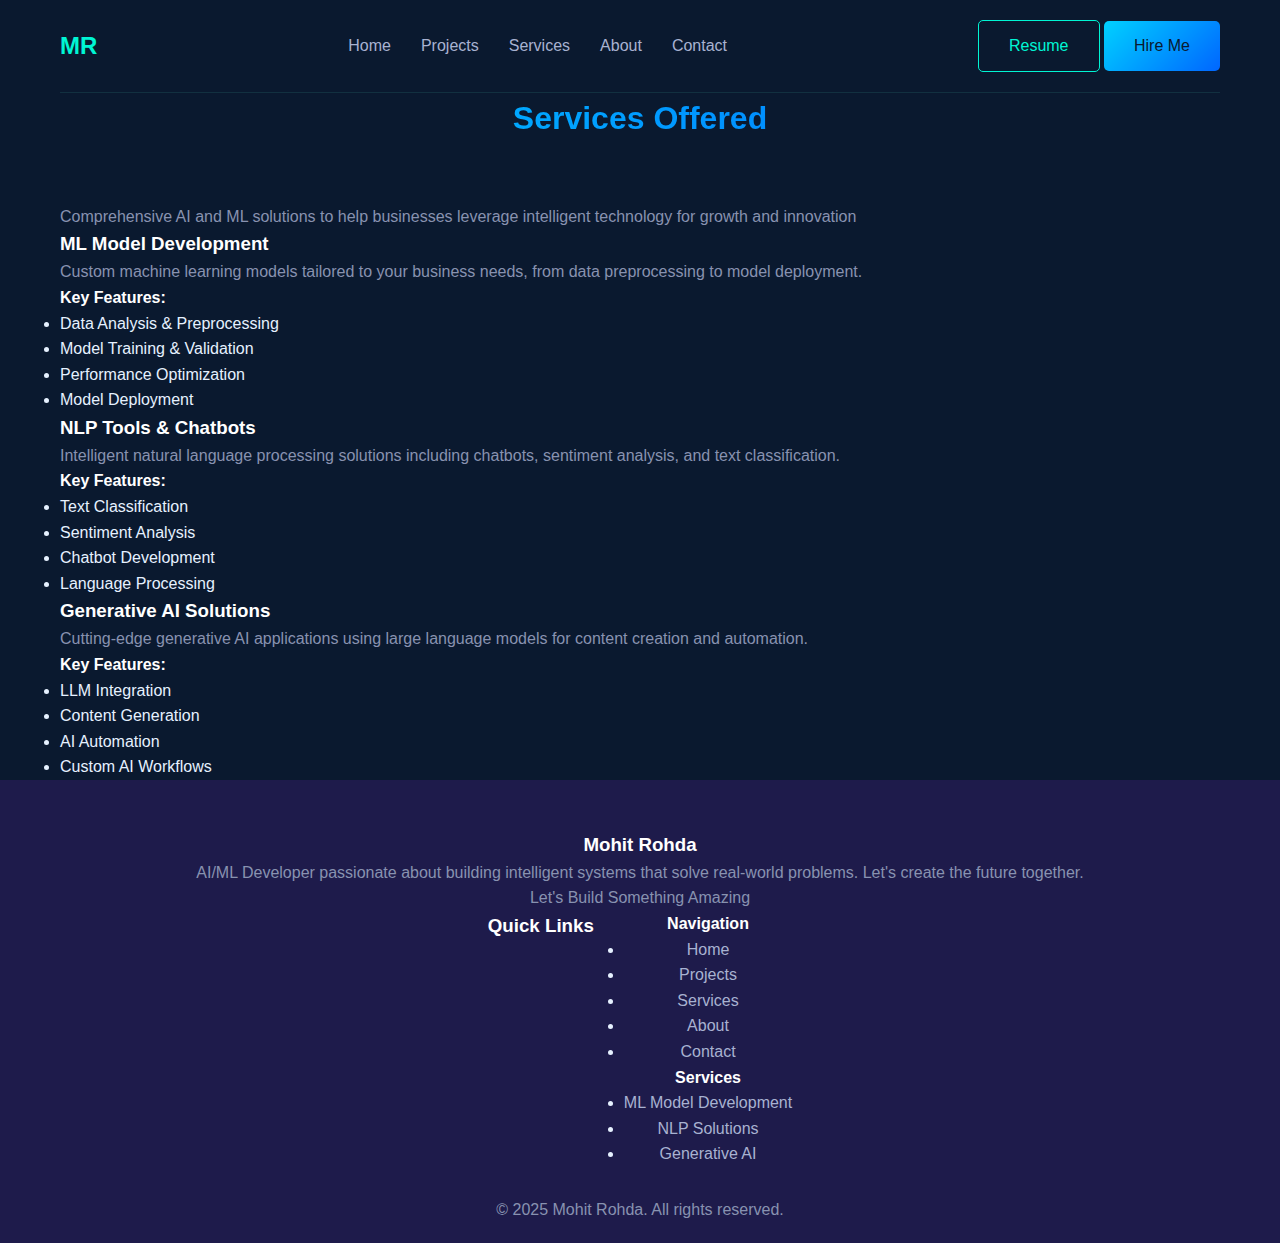
<file: services.html>
<!DOCTYPE html>
<html lang="en">
<head>
    <meta charset="UTF-8">
    <meta name="viewport" content="width=device-width, initial-scale=1.0">
    <title>Mohit Rohda - AI/ML Developer</title>
    <link rel="stylesheet" href="styles.css">
    <link rel="stylesheet" href="https://cdnjs.cloudflare.com/ajax/libs/font-awesome/6.0.0-beta3/css/all.min.css">
</head>
<body>
    <!-- Header -->
    <header>
        <div class="container">
            <nav>
                <div class="logo">MR</div>
                <div class="nav-links">
                    <a href="index.html">Home</a>
                    <a href="#projects">Projects</a>
                    <a href="services.html">Services</a>
                    <a href="about.html">About</a>
                    <a href="contact.html">Contact</a>
                </div>
                <div class="nav-buttons">
                    <a href="https://drive.google.com/file/d/1_xTU8dkatipI11s6pSK4S_R7nuzKvxCO/view?usp=drive_link" class="btn btn-outline">Resume</a>
                    <a href="contact.html" class="btn btn-primary">Hire Me</a>
                </div>
            </nav>
        </div>
    </header>
 
 <!-- Services Section -->
    <section id="services" class="section services-section">
        <div class="container">
            <h2 class="section-title">Services Offered</h2>
            <p class="section-subtitle">
                Comprehensive AI and ML solutions to help businesses leverage intelligent technology for growth and innovation
            </p>
            
            <div class="services-grid">
                <div class="service-card">
                    <h3>ML Model Development</h3>
                    <p>Custom machine learning models tailored to your business needs, from data preprocessing to model deployment.</p>
                    
                    <div class="service-features">
                        <h4>Key Features:</h4>
                        <ul>
                            <li>Data Analysis & Preprocessing</li>
                            <li>Model Training & Validation</li>
                            <li>Performance Optimization</li>
                            <li>Model Deployment</li>
                        </ul>
                    </div>
                </div>
                
                <div class="service-card">
                    <h3>NLP Tools & Chatbots</h3>
                    <p>Intelligent natural language processing solutions including chatbots, sentiment analysis, and text classification.</p>
                    
                    <div class="service-features">
                        <h4>Key Features:</h4>
                        <ul>
                            <li>Text Classification</li>
                            <li>Sentiment Analysis</li>
                            <li>Chatbot Development</li>
                            <li>Language Processing</li>
                        </ul>
                    </div>
                </div>
                
                <div class="service-card">
                    <h3>Generative AI Solutions</h3>
                    <p>Cutting-edge generative AI applications using large language models for content creation and automation.</p>
                    
                    <div class="service-features">
                        <h4>Key Features:</h4>
                        <ul>
                            <li>LLM Integration</li>
                            <li>Content Generation</li>
                            <li>AI Automation</li>
                            <li>Custom AI Workflows</li>
                        </ul>
                    </div>
                </div>
            </div>
        </div>
    </section>

        <!-- Footer -->
    <footer>
        <div class="container">
            <div class="footer-content">
                <div class="footer-about">
                    <h3>Mohit Rohda</h3>
                    <p>AI/ML Developer passionate about building intelligent systems that solve real-world problems. Let's create the future together.</p>
                    <p class="footer-quote">Let's Build Something Amazing</p>
                </div>
                
                <div class="footer-links">
                    <h3>Quick Links</h3>
                    <div class="links-grid">
                        <div class="links-column">
                            <h4>Navigation</h4>
                            <ul>
                                <li><a href="index.html">Home</a></li>
                                <li><a href="projects.html">Projects</a></li>
                                <li><a href="services.html">Services</a></li>
                                <li><a href="about.html">About</a></li>
                                <li><a href="contact.html">Contact</a></li>
                            </ul>
                        </div>
                        <div class="links-column">
                            <h4>Services</h4>
                            <ul>
                                <li><a href="services.html">ML Model Development</a></li>
                                <li><a href="services.html">NLP Solutions</a></li>
                                <li><a href="services.html">Generative AI</a></li>
                            </ul>
                        </div>
                    </div>
                </div>
            </div>
            
            <div class="footer-bottom">
                <p>© 2025 Mohit Rohda. All rights reserved.</p>
            </div>
        </div>
    </footer>
    <script>
        // Smooth scrolling for anchor links
        document.querySelectorAll('a[href^="#"]').forEach(anchor => {
            anchor.addEventListener('click', function (e) {
                e.preventDefault();
                
                const targetId = this.getAttribute('href');
                const targetElement = document.querySelector(targetId);
                
                if (targetElement) {
                    window.scrollTo({
                        top: targetElement.offsetTop - 80,
                        behavior: 'smooth'
                    });
                }
            });
        });
    </script>
</body>
</html>
</file>
<file: styles.css>
/* styles.css - Unified Styles for All Pages */
:root {
    --dark-navy: #0a192f;
    --navy: #1e1b4b;
    --light-navy: #172a45;
    --lightest-navy: #303C55;
    --cyan: #00d1ff;
    --neon-cyan: #00f5d4;
    --electric-blue: #0066ff;
    --purple: #7e5bef;
    --slate: #8892b0;
    --light-slate: #a8b2d1;
    --lightest-slate: #e6f1ff;
    --white: #ffffff;
}

/* Base Styles */
* {
    margin: 0;
    padding: 0;
    box-sizing: border-box;
}

body {
    font-family: 'Poppins', sans-serif;
    background-color: var(--dark-navy);
    color: var(--lightest-slate);
    line-height: 1.6;
}

.container {
    max-width: 1200px;
    margin: 0 auto;
    padding: 0 20px;
}

a {
    text-decoration: none;
    color: inherit;
}

/* Typography */
h1, h2, h3, h4, h5, h6 {
    color: var(--white);
    font-weight: 700;
}

p {
    color: var(--slate);
}

/* Buttons */
.btn {
    display: inline-block;
    padding: 12px 30px;
    border-radius: 5px;
    font-weight: 500;
    transition: all 0.3s ease;
    cursor: pointer;
    text-align: center;
}

.btn-primary {
    background: linear-gradient(135deg, var(--cyan), var(--electric-blue));
    color: var(--dark-navy);
    border: none;
}

.btn-primary:hover {
    transform: translateY(-3px);
    box-shadow: 0 10px 20px rgba(0, 209, 255, 0.3);
}

.btn-outline {
    border: 1px solid var(--neon-cyan);
    color: var(--neon-cyan);
    background: transparent;
}

.btn-outline:hover {
    background-color: rgba(0, 245, 212, 0.1);
    transform: translateY(-3px);
}

.navbar1 {
    display: flex;
    justify-content: space-around;
    align-items: center;
    padding: 20px 0px;
    background-color: #0a192f; /* Dark navy background */
    color: white;
    position: fixed;
    top: 0;
    left: 0;
    width: 100%;
    z-index: 1000; /* Ensure it stays on top */
}

/* Mobile menu styles */
        .mobile-menu-btn {
             display: none;
             cursor: pointer;
             color: white;
             font-size: 24px;
        }

@media (max-width: 768px) {
        .mobile-menu-btn {
             display: block;
        }
    
        .nav-links {
             display: none;
             position: absolute;
             top: 70px;
             left: 0;
             width: 100%;
             background-color: #0a192f;
             padding: 20px 0;
        }
    
        .nav-links.active {
             display: flex;
             flex-direction: column;
             align-items: center;
        }
    }

/* Navigation */
nav {
    display: flex;
    justify-content: space-between;
    align-items: center;
    padding: 20px 0;
    border-bottom: 1px solid rgba(100, 255, 218, 0.1);
}

.logo {
    font-size: 24px;
    font-weight: 700;
    color: var(--neon-cyan);
}

.nav-links {
    display: flex;
    gap: 30px;
}

.nav-links a {
    color: var(--light-slate);
    font-size: 16px;
    transition: color 0.3s;
    position: relative;
}

.nav-links a:hover {
    color: var(--neon-cyan);
}

.nav-links a.active {
    color: var(--neon-cyan);
}

.nav-links a::after {
    content: '';
    position: absolute;
    bottom: -5px;
    left: 0;
    width: 0;
    height: 2px;
    background: var(--neon-cyan);
    transition: width 0.3s;
}

.nav-links a:hover::after,
.nav-links a.active::after {
    width: 100%;
}

/* Hero Sections */
.hero {
    padding: 100px 0;
    text-align: center;
}

.hero h1 {
    font-size: 48px;
    margin-bottom: 20px;
    background: linear-gradient(90deg, var(--cyan), var(--electric-blue));
    -webkit-background-clip: text;
    background-clip: text;
    color: transparent;
    display: inline-block;
}

.hero p {
    font-size: 20px;
    max-width: 700px;
    margin: 0 auto 40px;
}

.cta-buttons {
    display: flex;
    justify-content: center;
    gap: 20px;
    margin-top: 30px;
}

/* Section Titles */
.section-title {
    text-align: center;
    margin-bottom: 60px;
    font-size: 32px;
    background: linear-gradient(90deg, var(--cyan), var(--electric-blue));
    -webkit-background-clip: text;
    background-clip: text;
    color: transparent;
    display: inline-block;
    width: 100%;
}

/* Cards */
.card {
    background: var(--light-navy);
    border-radius: 10px;
    padding: 30px;
    transition: all 0.3s;
    border: 1px solid rgba(100, 255, 218, 0.1);
}

.card:hover {
    transform: translateY(-10px);
    border-color: var(--neon-cyan);
}

/* Footer */
footer {
    background: var(--navy);
    padding: 50px 0 20px;
    text-align: center;
}

.footer-logo {
    font-size: 24px;
    font-weight: 700;
    color: var(--neon-cyan);
    margin-bottom: 20px;
    display: inline-block;
}

.footer-links {
    display: flex;
    justify-content: center;
    gap: 30px;
    margin-bottom: 30px;
    flex-wrap: wrap;
}

.footer-links a {
    color: var(--light-slate);
    transition: color 0.3s;
}

.footer-links a:hover {
    color: var(--neon-cyan);
}

.copyright {
    color: var(--slate);
    font-size: 14px;
    margin-top: 30px;
}

/* About Page Specific */
.about-content {
    display: grid;
    grid-template-columns: 1fr 1fr;
    gap: 50px;
    padding: 60px 0;
}

.mission-statement {
    background: var(--light-navy);
    padding: 30px;
    border-radius: 10px;
    border-left: 3px solid var(--neon-cyan);
    margin: 30px 0;
}

.mission-statement p {
    font-style: italic;
    color: var(--light-slate);
}

.education-item {
    margin-bottom: 30px;
}

.education-item h3 {
    font-size: 20px;
    margin-bottom: 5px;
}

.education-item .date {
    color: var(--neon-cyan);
    font-size: 14px;
    margin-bottom: 10px;
}

.skills-grid {
    display: grid;
    grid-template-columns: repeat(auto-fill, minmax(150px, 1fr));
    gap: 20px;
    margin-top: 30px;
}

.skill-card {
    background: var(--light-navy);
    border-radius: 8px;
    padding: 20px;
    text-align: center;
    transition: transform 0.3s;
    border: 1px solid rgba(100, 255, 218, 0.1);
}

.skill-card:hover {
    transform: translateY(-5px);
    border-color: var(--neon-cyan);
}

.skill-icon {
    font-size: 30px;
    color: var(--neon-cyan);
    margin-bottom: 10px;
}

.skill-name {
    font-weight: 500;
}

.resume-download {
    text-align: center;
    margin-top: 50px;
}

/* Projects Page Specific */
.filter-controls {
    display: flex;
    justify-content: center;
    gap: 15px;
    margin-bottom: 40px;
    flex-wrap: wrap;
}

.filter-btn {
    padding: 8px 20px;
    border-radius: 20px;
    background: transparent;
    border: 1px solid var(--neon-cyan);
    color: var(--neon-cyan);
    cursor: pointer;
    transition: all 0.3s;
}

.filter-btn:hover, .filter-btn.active {
    background: var(--neon-cyan);
    color: var(--dark-navy);
}

.project-detail {
    display: grid;
    grid-template-columns: 1fr 1fr;
    gap: 50px;
    margin-bottom: 80px;
}

.project-images {
    position: relative;
}

.main-image {
    width: 100%;
    border-radius: 10px;
    box-shadow: 0 10px 30px rgba(0, 0, 0, 0.3);
}

.project-meta {
    display: flex;
    gap: 30px;
    margin-bottom: 20px;
}

.meta-item {
    display: flex;
    align-items: center;
    gap: 8px;
    color: var(--slate);
}

.meta-item i {
    color: var(--neon-cyan);
}

.project-tech {
    display: flex;
    flex-wrap: wrap;
    gap: 10px;
    margin-bottom: 30px;
}

.tech-tag {
    background: rgba(0, 245, 212, 0.1);
    color: var(--neon-cyan);
    padding: 5px 15px;
    border-radius: 20px;
    font-size: 14px;
}

.project-links a {
    margin-right: 15px;
    color: var(--neon-cyan);
    transition: color 0.3s;
}

.project-links a:hover {
    color: var(--cyan);
}

.project-links a i {
    margin-right: 5px;
}

/* Contact Page Specific */
.contact-container {
    display: grid;
    grid-template-columns: 1fr 1fr;
    gap: 50px;
    padding: 60px 0;
}

.contact-method {
    display: flex;
    align-items: center;
    margin-bottom: 25px;
}

.contact-icon {
    width: 50px;
    height: 50px;
    background: var(--light-navy);
    border-radius: 50%;
    display: flex;
    align-items: center;
    justify-content: center;
    margin-right: 20px;
    color: var(--neon-cyan);
    font-size: 20px;
}

.contact-details h3 {
    font-size: 20px;
    margin-bottom: 5px;
}

.contact-details a {
    color: var(--slate);
    transition: color 0.3s;
}

.contact-details a:hover {
    color: var(--neon-cyan);
}

.social-links {
    display: flex;
    gap: 15px;
    margin-top: 40px;
}

.social-link {
    width: 40px;
    height: 40px;
    border-radius: 50%;
    background: var(--light-navy);
    display: flex;
    align-items: center;
    justify-content: center;
    color: var(--light-slate);
    transition: all 0.3s;
}

.social-link:hover {
    background: var(--neon-cyan);
    color: var(--dark-navy);
    transform: translateY(-3px);
}

.contact-form {
    background: var(--light-navy);
    padding: 40px;
    border-radius: 10px;
    border: 1px solid rgba(100, 255, 218, 0.1);
}

.form-group {
    margin-bottom: 20px;
}

.form-group label {
    display: block;
    margin-bottom: 8px;
    color: var(--light-slate);
}

.form-control {
    width: 100%;
    padding: 12px 15px;
    background: var(--lightest-navy);
    border: 1px solid rgba(100, 255, 218, 0.1);
    border-radius: 5px;
    color: var(--lightest-slate);
    font-family: 'Poppins', sans-serif;
}

.form-control:focus {
    outline: none;
    border-color: var(--neon-cyan);
}

textarea.form-control {
    min-height: 150px;
    resize: vertical;
}

.error-message {
    color: #ff6b6b;
    font-size: 14px;
    margin-top: 5px;
    display: none;
}

/* Blog Page Specific */
.search-bar {
    display: flex;
    margin-bottom: 40px;
    max-width: 600px;
    margin-left: auto;
    margin-right: auto;
}

.search-input {
    flex: 1;
    padding: 12px 20px;
    background: var(--light-navy);
    border: 1px solid rgba(100, 255, 218, 0.1);
    border-radius: 5px 0 0 5px;
    color: var(--lightest-slate);
    font-family: 'Poppins', sans-serif;
}

.search-input:focus {
    outline: none;
    border-color: var(--neon-cyan);
}

.search-btn {
    background: linear-gradient(135deg, var(--cyan), var(--electric-blue));
    color: var(--dark-navy);
    border: none;
    padding: 0 20px;
    border-radius: 0 5px 5px 0;
    cursor: pointer;
}

.category-filter {
    display: flex;
    justify-content: center;
    gap: 15px;
    margin-bottom: 40px;
    flex-wrap: wrap;
}

.category-btn {
    padding: 8px 20px;
    border-radius: 20px;
    background: transparent;
    border: 1px solid var(--neon-cyan);
    color: var(--neon-cyan);
    cursor: pointer;
    transition: all 0.3s;
}

.category-btn:hover, .category-btn.active {
    background: var(--neon-cyan);
    color: var(--dark-navy);
}

.articles-grid {
    display: grid;
    grid-template-columns: repeat(auto-fill, minmax(350px, 1fr));
    gap: 30px;
}

.article-card {
    background: var(--light-navy);
    border-radius: 10px;
    overflow: hidden;
    transition: all 0.3s;
    border: 1px solid rgba(100, 255, 218, 0.1);
}

.article-card:hover {
    transform: translateY(-10px);
    border-color: var(--neon-cyan);
}

.article-image {
    height: 200px;
    background: linear-gradient(135deg, var(--purple), var(--electric-blue));
    display: flex;
    align-items: center;
    justify-content: center;
    color: white;
}

.article-content {
    padding: 25px;
}

.article-meta {
    display: flex;
    justify-content: space-between;
    margin-bottom: 15px;
    font-size: 14px;
    color: var(--slate);
}

.article-category {
    background: rgba(0, 245, 212, 0.1);
    color: var(--neon-cyan);
    padding: 3px 10px;
    border-radius: 20px;
    font-size: 12px;
}

.article-excerpt {
    margin-bottom: 20px;
    line-height: 1.6;
}

.read-more {
    color: var(--neon-cyan);
    font-weight: 500;
    display: inline-flex;
    align-items: center;
    gap: 5px;
    transition: color 0.3s;
}

.read-more:hover {
    color: var(--cyan);
}

.pagination {
    display: flex;
    justify-content: center;
    gap: 10px;
    margin-top: 50px;
}

.page-btn {
    width: 40px;
    height: 40px;
    border-radius: 5px;
    background: var(--light-navy);
    border: 1px solid rgba(100, 255, 218, 0.1);
    color: var(--light-slate);
    cursor: pointer;
    transition: all 0.3s;
}

.page-btn.active, .page-btn:hover {
    background: linear-gradient(135deg, var(--cyan), var(--electric-blue));
    color: var(--dark-navy);
    border-color: transparent;
}

/* Responsive Styles */
@media (max-width: 768px) {
    .hero h1 {
        font-size: 36px;
    }
    
    .hero p {
        font-size: 18px;
    }
    
    .nav-links {
        display: none;
    }
    
    .cta-buttons {
        flex-direction: column;
        gap: 15px;
    }
    
    .about-content,
    .project-detail,
    .contact-container {
        grid-template-columns: 1fr;
    }
    
    .project-images {
        margin-bottom: 30px;
    }
    
    .skills-grid {
        grid-template-columns: repeat(auto-fill, minmax(120px, 1fr));
    }
    
    .articles-grid {
        grid-template-columns: 1fr;
    }
}
</file>
